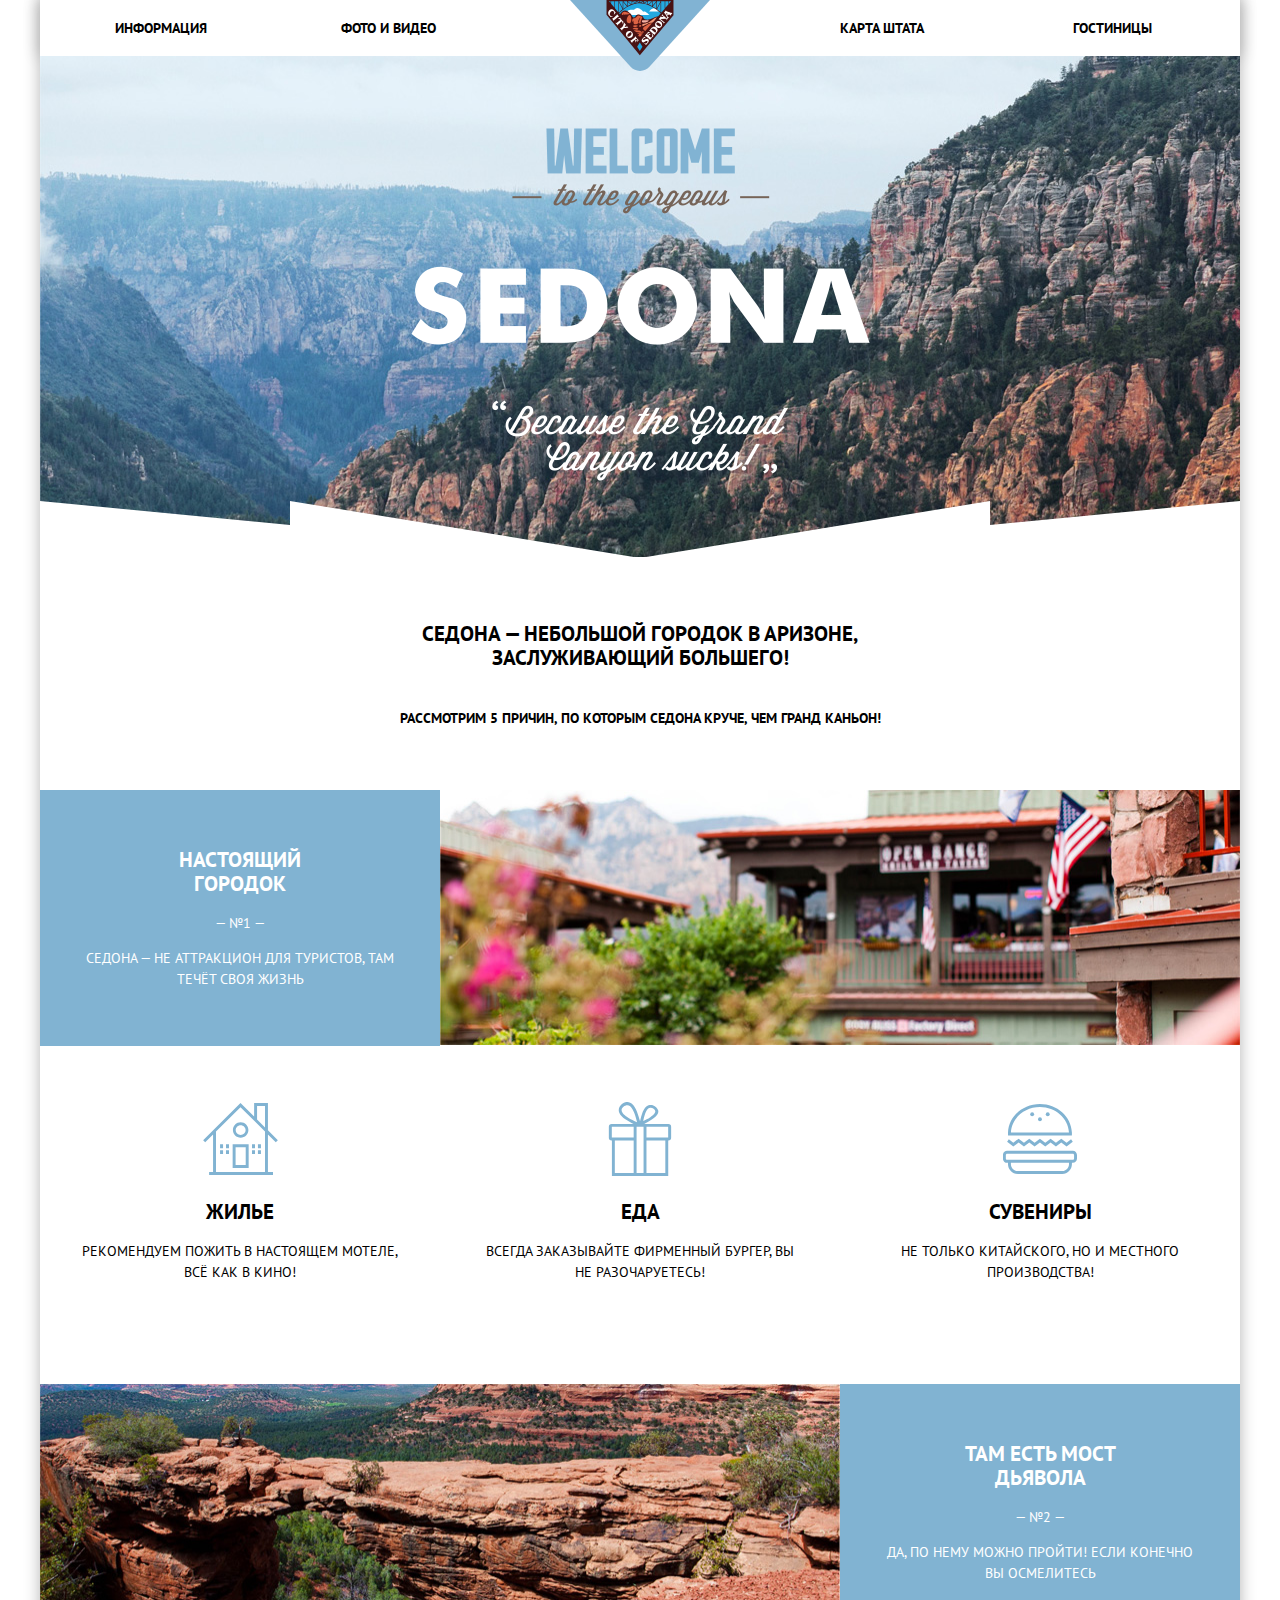
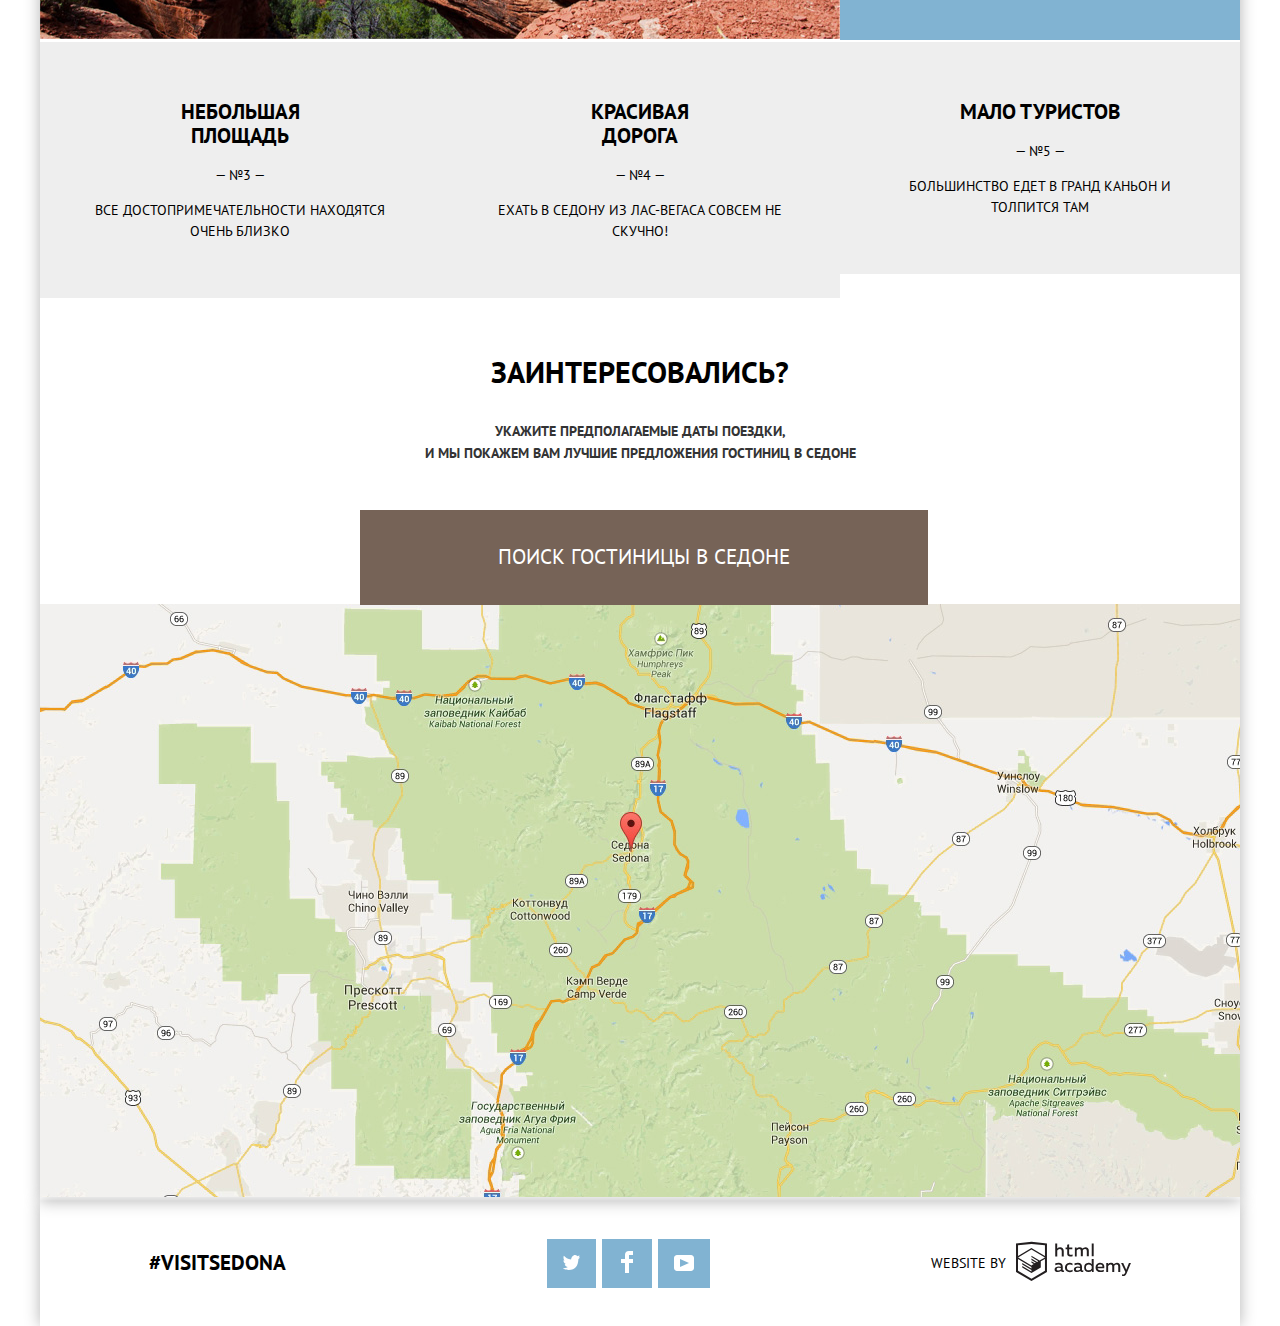
<file: index.html>
<!DOCTYPE html>
<html lang="ru">
  <head>
    <meta charset="utf-8">
    <title>HTML Academy: Седона</title>
    <link href="https://fonts.googleapis.com/css?family=PT+Sans:400,700&amp;subset=cyrillic" rel="stylesheet">
    <link href="css/normalize.css" rel="stylesheet">
    <link href="css/style.css" rel="stylesheet">
  </head>
  <body>
    <div class="wrapper">
      <header class="main-header">
        <nav class="main-navigation">
          <a class="main-header-logo">
            <svg viewBox="0 0 138 70" width="140" height="71" xmlns="http://www.w3.org/2000/svg">
              <path d="M138 0H0l59.51 65.68c5.22 5.761 13.76 5.761 18.98 0z" fill="#81b3d3"/>
              <path d="M36.687.457l32.148 37.879 32.02-37.65z" fill="#23a9e1"/>
              <path d="M61.1 14.719h17.32c-1.29-.8-4.355-4.582-6.043-3.176-.137.115-4.871-5.744-7.982-2.921-2.713 2.466-3.973-.323-7.048 1.63-3.505 2.318 2.026 3.684 3.753 4.467m26.73-3.478l-9.86.054c3.896-4.5 5.647-4.018 9.86-.054" fill="#fff"/>
              <path d="M97.622 3.588V1.154h2.08zm-49.245 9.41l.09.083c.024-.024 2.327-2.511 5.983-4.964 3.367-2.259 8.592-4.944 14.383-4.912 5.778.028 11.077 2.722 14.506 4.977 3.665 2.41 6.027 4.84 6.132 4.95l-2.515 2.945c-4.488.616-7.702 3.945-12.077 3.217-2.205-.366-2.271-1.632-2.902-2.893-.484-.969-1.256-.846-2.263-1.24-.937-.366-1.479-1.128-3.351-.688-1.642.385-1.822 2.933-3.865 2.787-1.096-.079-1.175-1.621-2.755-3.596-4.09-4.915-7.892-4.235-10.547.308l19.638 23.33zM40.011 1.153V3.06l-1.604-1.906zm53.876 0h3.227v3.03L93.887 7.96zM89.832 12.61V1.154h3.546v7.404l-3.5 4.098a.966.966 0 0 0-.046-.046m-.508-10.389v9.894a41.051 41.051 0 0 0-3.557-2.986zm-4.165-.358v6.819c-.463-.334-.95-.673-1.465-1.012-.664-.438-1.4-.892-2.194-1.34zm-4.312-.133v4.24a32.83 32.83 0 0 0-3.12-1.474zm.508-.576h3.727l-3.727 4.55zm4.312 0H89.3l-3.634 7.06zm-8.797 0h3.86L77.2 4.282c-.109-.042-.221-.081-.331-.122V1.154zm-.509.417v2.403a25.927 25.927 0 0 0-3.1-.887zm-4.203.042v1.26a21.458 21.458 0 0 0-2.179-.252zm-6.766-.039l2.248 1.042c-.762.043-1.512.13-2.248.253zm-4.12-.003l3.065 1.498c-1.06.229-2.083.528-3.066.875zm3.61 1.2l-3.304-1.617h3.305zm3.566-.342l-2.754-1.275h2.754zm.609-1.275h2.881l-2.881 1.334zm3.759 0h3.24l-3.24 1.584zM60.405 4.265l-3.51-3.11h3.869V4.13l-.359.135m-3.618-2.527l3.093 2.741a31.493 31.493 0 0 0-3.093 1.489zm-4.312.128l3.64 4.48a35.89 35.89 0 0 0-3.64 2.41zm-4.165.358l3.586 6.974a37.772 37.772 0 0 0-3.586 3.151zm3.656 6l-3.634-7.07h3.634zm4.312-2.485l-3.726-4.585h3.726zM43.747 7.497L40.52 3.664v-2.51h3.227zm.508-6.343H47.8v11.16l-3.546-4.212zm24.8-1.153H36v14.582L68.836 54.52l.22-.275L102 15.04V0z" fill="#491213"/>
              <path d="M66.227 46.026l2.61-4.22 2.598 4.22-2.598 4.23z" fill="#23a9e1"/>
              <path d="M74.218 30.556c-3.433-2.02-2.564-3.523.23-4.925 1.462-.734 4.754-3.38 6.133-2.499l-6.363 7.424m-2.334 2.517c-2.046-.095-4.33-.365-6.262.055 1.207.302 4.151 1.165 1.41 1.894.983 1.407 2.578 1.317 3.624.082-.425-.209-.655-.466-1.007-.686 1.085-.196 2.1-.822 2.235-1.345m1.235-1.574c-.933-.796-1.877-.84-2.746 0-1.165-2.137-5.4-1.421-7.379-1.72 1.065 2.614 9.65 3.102 10.124 1.72m-6.773-2.151c-1.565-.485-6.84-.364-3.388-1.794 1.065-.441 6.593.063 3.388 1.794m1.912-3.03c-.477-1.077.365-2.36 1.74-1.428 1.199.813-.552 2.017-1.74 1.428m-2.836.091c-2.265.679-5.273-.784-1.63-1.52 2.261-.456 4.666.506 1.63 1.52.091-.027-.084.028 0 0m-2.665-6.234c-.545 1.624-1.533 1.927-1.423-.045.126-2.274 1.609-1.729 3.2-2.6 1.324-.726 2.038-3.385 4.31-1.795 1.014.71 2.176.116 2.5 1.19-.016-.054-2.95 6.692-1.318 6.692-3.22 0-1.8-3.845-.568-6.426-1.198.574-3.143 4.341-1.546 4.961-.831 1.095-3.372 2.561-4.696 1.492-1.006-.81-.447-2.158-.459-3.47m-3.963 2.811c-5.596-.046-1.813-8.648.091-8.128 2.19.696 1.944 8.194-.091 8.128m-6.17-8.146c-2.624-.109-1.526-2.567.257-3.121 1.695-.528 5.25 1.114 6.39 2.205-1.808.555-4.146.476-6.134.568-.146-2.026-.62-1.32-.512.348" fill="#dc6243"/>
              <path d="M71.774 25.832c-2.908-2.987 4.342-2.712 5.51-3.763.85.284 6.99-5.377 8.485-5.025-1.074 1.26-3.388 5.282-5.047 5.282-1.275 0-2.565-.19-3.552.718-1.444 1.33-3.837 2.006-5.396 2.788" fill="#f49774"/>
              <path d="M72.727 22.18c-1.592.856-3.098-2.536-.349-2.206 1.826.22 3.676-.154 5.42.147-1.251 1.487-3.056 2.306-5.071 2.059" fill="#f4b1a4"/>
              <path d="M51.113 20.935c.333.401.578.834.523 1.374-.038.375-.607 1.006-.175 1.198l1.455-1.84c-.39-.098-3.482-3.796-3.532-4.201l-2.051 1.126c.106.429.84.003 1.203.03.538.038.926.363 1.268.747-1.12.94-3.85 3.257-4.138 3.305-.146.023-.706-.39-.714-.037-.004.17.553.659.659.786l1.447 1.722c.401-.183-.072-.475.133-.807.15-.243 3.181-2.77 3.922-3.403m-3.423-4.531c.287-.062.405.282.622-.036l-1.59-1.894c-.241-.287-.546-.595-.459.012.058.409-3.969 3.677-4.215 3.778-.31.128-.492-.27-.72.063.475.564.948 1.129 1.424 1.693.16.19.309.397.485.573.22.22.135-.437.145-.38-.06-.333.342-.616.555-.797 1.004-.884 3.505-2.979 3.753-3.012m-5.694-.595c-1.147.34-2.37-.107-2.731-1.326-.353-1.191.398-2.439 1.344-3.117.935-.67 2.33-.63 2.84.544.224.52.102 1.108-.061 1.625-.105.328-.388.649.035.836.56-.711 1.118-1.421 1.676-2.133-.684-.41-.985-1.092-1.493-1.684-.572-.696-1.34-1.35-2.26-1.483-1.864-.264-3.62 1.66-3.762 3.405-.089.946.242 1.849.808 2.597.487.645 1.213 1.054 1.581 1.788.17.062 1.756-.67 2.133-.815-.033-.072-.057-.178-.11-.237-.494.146 0 0 0 0m25.512 23.636c-.747-.499-2.613-3.044-2.969-3.468l-.213-.253c-.007-.01-.185.145-.16.124-.112.094.086.372-.034.56-.515.806-3.738 3.236-3.905 3.352-.36.25-.756-.103-.967.206.467.554 1.805 2.3 1.96 2.325.311.05.096-.53.136-.649.08-.24 1.71-1.588 2.304-2.084.218-.183.447.276.577.468.212.315.307.65.193 1.019-.075.24-.465.597-.162.762.402-.47 1.533-1.788 1.696-1.98.164-.19-.367-.023-.304-.056-.24.124-.466.153-.69-.018-.063-.047-.707-.702-.643-.757.28-.235.623-.625.984-.714.56-.138 1.027.984 1.11 1.382.078.375.067.77-.05 1.136-.08.251-.316.452.012.604l1.383-1.896a.463.463 0 0 1-.258-.063c-.083-.056.09.045 0 0m-9.227-8.921a3.35 3.35 0 0 0-1.977.793c-1.43 1.203-1.616 3.275-.492 4.753 1.292 1.702 3.374 1.895 5.059.694 1.43-1.205 1.612-3.282.5-4.766-.758-1.01-1.932-1.54-3.09-1.474zm1.19 1.386c.949-.108 1.503.799 1.099 1.768-.42.98-1.43 1.989-2.424 2.38-1.18.465-2.011-.537-1.531-1.657.422-.984 1.43-1.983 2.426-2.38.15-.059.294-.095.43-.11zm-2.783-4.63c.308.038.601.356.824.027l-1.447-1.712c-.386.174.03.356-.126.63-.158.277-1.662.507-2.062.578.146-.418.58-1.698.752-1.84.353-.29.573.28.832-.092l-1.78-2.112c-.2-.238-.362-.667-.636-.441.024-.02.003.955-.058 1.125-.056.153-.608 2.361-1.25 2.901-.32.27-1.453 1.256-1.755 1.362-.35.122-.535-.389-.792-.025l1.617 1.92c.082.096.391.56.498.58.339.06.04-.58.074-.706.098-.28 1.623-1.765 2.27-1.856.948-.133 2.077-.455 3.039-.34.22.027-.229-.028 0 0m24.239 6.77c.124.421.194.865.14 1.305-.07.566-.636 1.898-1.411 1.519-.76-.373-1.425-1.122-2.07-1.657.52-.608.978-1.135 1.853-.84.24.08.446-.024.194-.17-.263-.153-2.022-1.276-2.117-1.169-.175.202.343.564.143.957-.148.29-.396.54-.605.79-.467-.394-1.248-.813-.685-1.464.352-.428.811-.76 1.361-.87.368-.075 1.195.252 1.302-.146-.705-.34-1.41-.677-2.115-1.016.115.52-2.173 2.937-2.681 3.548-.074.088-.427.395-.431.517-.006.278.403.062.427.054.315-.116 4.424 3.317 4.526 3.552.065.182-.144.373-.02.475-.006-.006.148.14.165.12.253-.304 2.936-3.88 3.489-4.036a239.664 239.664 0 0 1-1.537-2.372c-.383.168-.013.616.072.903m-4 4.352c-1.348-.87-3.633.83-3.976.994-.675.319-1.162-.353-.812-.975.304-.54.904-.801 1.5-.837.18-.01.875.128.946.017.084-.131.148-.142.028-.224-.557-.375-1.112-.75-1.667-1.126-.115.685-.9 1.121-1.348 1.585-.534.555-.987 1.253-.987 2.05 0 .736.441 1.39 1.089 1.726.737.384 1.505.076 2.158-.331.407-.255.814-.556 1.249-.76.646-.303 1.495-.041 1.267.824-.183.696-.876 1.337-1.56 1.519-.4.106-.825.07-1.216-.059-.28-.091-.645-.476-.799-.072l2.26 1.647c.068-.493.34-.708.706-1.015.477-.419.933-.858 1.294-1.383.753-1.1 1-2.638-.132-3.58m17.617-28.065a.222.222 0 0 0-.088.072l-.79.95-.814.982c-.168.204-.349.296-.025.467.543-.272 3.518 4.768 3.252 5.492-.47.244-4.49-3.283-4.598-3.516-.033-.095.178-.662-.136-.613-.149.023-.484.583-.578.697l-.577.695c.216.315.336-.013.623.028.249.05 1.198.864 1.456 1.08-.47.017-1.743.086-1.905.074-.586.073-.275-.431-.66-.605l-1.478 1.795-.86 1.043c-.035.042-.03.02.031.072.215.177.068.109.37.004.328-.115 4.256 3.2 4.398 3.369.245.292-.1.633.268.793l1.168-1.418c.059-.072.091-.066.013-.13-.277-.228-.309.138-.65.1-.346-.057-2.855-2.186-3.828-2.992l5.322-.197c.195-.007.74.581.695.79-.052.244-.301.361.034.515.311-.374.64-.746.945-1.125l.148-.184a.478.478 0 0 0 .135-.172l.11-.137c.275-.314 1.169-1.303 1.062-1.396-.3-.26-.446.302-.844-.035-.226-.162-.793-1.16-.935-1.402-.172-.292.394-.583.625-.727.504-.313 2.107-.767 2.26.227.025.167-.177.357-.055.457.028.024.133.156.176.105l2.142-2.576c-.063-.053-.135-.147-.21-.176-.474.473-5.466-1.52-5.83-1.795-.166-.066-.192-.673-.372-.611zm-.225 2.553c.764.318 1.526.638 2.287.96-.23.064-.447.166-.648.293h-.002a3.71 3.71 0 0 0-.621.495l-1.016-1.748zm-6.588 7.753c-1.107-.076-2.23.41-3.023 1.317-1.235 1.5-1.112 3.678.393 4.945 1.518 1.25 3.68.932 4.916-.55 1.232-1.496 1.147-3.68-.385-4.934a3.302 3.302 0 0 0-1.9-.778zm-1.449 1.559c.622.038 1.31.414 1.742.703.78.521 2.214 1.687 1.477 2.738.048-.058.083-.097-.05.07a.162.162 0 0 1-.018.018c-.8.84-2.18.063-2.924-.474-.745-.538-2.022-1.668-1.207-2.664.257-.314.607-.414.98-.391zm-3.127 4.28c-1.214-.067-2.403.496-3.299 1.576-.642.771-1.282 1.544-1.922 2.316.228.332.495-.078.827.113.283.163 4.053 3.312 4.115 3.485.106.297-.165.356.094.568.111.093 2.944-3.405 3.203-4.02.448-1.139.091-2.387-.82-3.175.073.06.177.145-.042-.037-.69-.518-1.427-.787-2.156-.827zm-1.053 1.58c.095.003.184.016.266.037 1.422.363 3.384 2.115 2.129 3.628-.156.193-.029.035-.432.422-.198.19-4.179-3.034-4.02-3.209.475-.521 1.396-.904 2.057-.879z" fill="#fff"/>
            </svg>
          </a>
          <ul class="site-navigation">
            <li class="travel-menu"><a href="#info">Информация</a></li>
            <li class="travel-menu"><a href="#photos">Фото и видео</a></li>
            <li class="travel-menu"><a href="#map">Карта штата</a></li>
            <li class="travel-menu"><a href="hotels.html">Гостиницы</a></li>
          </ul>
        </nav>
      </header>

      <main class="container">
        <section class="welcome">
          <h1 class="visually-hidden">Городок Седона</h1>
          <img src="img/welcome.png" width="459" height="353" alt="Вас приветствует Седона">
          <svg xmlns="http://www.w3.org/2000/svg" width="1200" height="59" preserveAspectRatio="none" viewBox="0 0 1200 59"><path d="M0 57V0l250 24V0l350 57L950 0v24l250-24v57H0z" fill="#fff"/></svg>
        </section>
        <section class="main-title" id="info">
          <h2 class="title">Седона — небольшой городок в Аризоне, заслуживающий большего!</h2>
          <p>Рассмотрим 5 причин, по которым Седона круче, чем гранд каньон!</p>
        </section>
        <section class="visit-reasons">
          <ul class="reasons" id="photos">
            <li class="content-reason reason-number">
              <h2 class="title-reason">Настоящий городок</h2>
              <p class="priority">— №1 —</p>
              <p class="reason-text priority-1">Седона — не  аттракцион для туристов, там течёт своя жизнь</p>
            </li>
            <li class="landscape img-city">
              <img src="img/photo-1.jpg" width="800" height="255" alt="Пейзаж города Седона">
            </li>
            <li class="content-reason basic-reason">
              <p>
                <svg xmlns="http://www.w3.org/2000/svg" width="75" height="74" viewBox="0 0 75 72"><g fill="#81B3D2"><path d="M29.656 65.033h16V41.21h-16v23.823zm2.937-20.899h10.125V62.11H32.593V44.134z"/><path d="M72.771 39.253l2.076-2.068-9.908-9.865V0H51.127v13.567L37.5 0 .152 37.185l2.077 2.068 7.832-7.795v37.618H6.124V72h63.875v-2.924H64.94V31.458l7.831 7.795zM62.002 69.076H12.999V28.534L37.5 4.149l24.502 24.385v40.542zm0-44.682l-7.938-7.902V2.924h7.938v21.47z"/><path d="M29.906 27.08c0 4.261 3.47 7.713 7.75 7.713 4.279 0 7.75-3.452 7.75-7.713 0-4.259-3.471-7.713-7.75-7.713-4.281 0-7.75 3.454-7.75 7.713zm7.75-4.945c2.744 0 4.969 2.214 4.969 4.945 0 2.732-2.225 4.948-4.969 4.948-2.746 0-4.97-2.216-4.97-4.948 0-2.731 2.225-4.945 4.97-4.945zM17.061 41.21h3v3.919h-3zM22.999 41.21h3v3.919h-3zM17.061 47.182h3v3.919h-3zM22.999 47.182h3v3.919h-3zM48.998 41.21h3v3.919h-3zM54.936 41.21h3v3.919h-3zM48.998 47.182h3v3.919h-3zM54.936 47.182h3v3.919h-3z"/></g></svg>
              </p>
              <h2 class="title-reason">Жилье</h2>
              <p class="reason-text">Рекомендуем пожить в настоящем мотеле, всё как в кино!</p>
            </li>
            <li class="content-reason basic-reason">
              <p>
                <svg xmlns="http://www.w3.org/2000/svg" width="64" height="74" viewBox="0 0 64 76"><path fill-rule="evenodd" clip-rule="evenodd" fill="#81B3D2" d="M61.097 22.501H36.312C50.125 15.602 51.229 11.25 50.72 8.816c-1.162-3.963-5.692-7.023-10.002-5.407-5.569 2.089-7.137 10.388-8.644 16.387-1.924-6.07-3.784-13.814-8.136-17.737C22.677.921 20.843-.205 18.175.031c-4.026.356-9.802 5.382-7.458 10.981 2.251 5.378 9.687 8.777 14.578 11.489H2.879A2.882 2.882 0 0 0 0 25.37v11.322a2.882 2.882 0 0 0 2.879 2.869h.274V76h57.841V39.561h.103a2.882 2.882 0 0 0 2.88-2.869V25.37a2.882 2.882 0 0 0-2.88-2.869zM42.413 5.944c2.103-.31 4.982 1.299 5.255 3.209.393 2.756-3.4 5.255-5.086 6.421-2.523 1.744-4.928 2.643-7.287 4.055.884-3.69 2.549-13.011 7.118-13.685zm-22.882 9.968c-2.225-1.485-6.544-4.431-6.44-7.771.112-3.595 5.743-6.57 8.814-3.886 3.856 3.371 5.713 11.105 7.119 16.557-3.249-1.539-6.328-2.788-9.493-4.9zm5.972 57.114H6.136V39.561h19.368v33.465zm0-36.502H3.046V25.538h22.457v10.986zm10.157 0v36.503h-7.174V25.538h7.174v10.986zm22.351 36.502H38.644V39.561h19.367v33.465zm2.92-36.502H38.644V25.538h22.287v10.986z"/></svg>
              </p>
              <h2 class="title-reason">Еда</h2>
              <p class="reason-text">Всегда заказывайте фирменный бургер, вы не разочаруетесь!</p>
            </li>
            <li class="content-reason basic-reason">
              <p>
                <svg xmlns="http://www.w3.org/2000/svg" width="74" height="74" viewBox="0 0 74 70"><g fill="#81B3D2"><path d="M69.854 46.71H4.051c-2.274 0-4.135 1.94-4.135 4.313v3.504c0 2.372 1.861 4.313 4.135 4.313h.93v1.053c0 5.536 4.341 10.065 9.648 10.065h44.646c5.306 0 9.648-4.529 9.648-10.065V58.84h.93c2.274 0 4.135-1.941 4.135-4.313v-3.504c0-2.373-1.86-4.313-4.134-4.313zm-3.848 13.184c0 3.871-3.019 7.021-6.73 7.021H14.629c-3.711 0-6.731-3.15-6.731-7.021v-1.053h58.107v1.053zm5.065-5.367c0 .688-.558 1.271-1.218 1.271H4.051c-.66 0-1.217-.582-1.217-1.271v-3.504c0-.688.558-1.271 1.217-1.271h65.802c.66 0 1.218.582 1.218 1.271v3.504zM15.634 38.406l5.323 4.059 5.326-4.059 5.328 4.059 5.328-4.059 5.328 4.059 5.329-4.059 5.327 4.059 5.33-4.06 5.336 4.059 6.194-4.712-1.72-2.459-4.474 3.403-5.336-4.057-5.33 4.056-5.327-4.057-5.329 4.057-5.328-4.057-5.328 4.057-5.328-4.057-5.325 4.057-5.323-4.057-5.327 4.057-4.467-3.401-1.721 2.457 6.188 4.714zM7.978 31.544H68.855c.041-.619.069-1.241.069-1.87 0-.394-.016-.783-.032-1.173C68.227 12.657 54.186 0 36.952 0 19.719 0 5.677 12.657 5.013 28.501c-.017.39-.032.78-.032 1.173 0 .629.028 1.251.07 1.87h2.927zM36.952 3.043c15.591 0 28.35 11.316 29.021 25.458H7.931c.673-14.142 13.43-25.458 29.021-25.458z"/><ellipse cx="36.952" cy="15.26" rx="1.945" ry="2.03"/><ellipse cx="29.172" cy="10.23" rx="1.946" ry="2.03"/><ellipse cx="44.732" cy="10.23" rx="1.946" ry="2.03"/></g></svg>
              </p>
              <h2 class="title-reason">Сувениры</h2>
              <p class="reason-text">Не только китайского, но и местного производства!</p>
            </li>
            <li class="landscape img-nature">
              <img src="img/photo-2.jpg" width="800" height="255" alt="Горный ланшафт и мост дьявола">
            </li>
            <li class="content-reason reason-number">
              <h2 class="title-reason priority-2">Там есть Мост дьявола</h2>
              <p class="priority">— №2 —</p>
              <p class="reason-text">Да, по нему можно пройти! Если конечно вы осмелитесь</p>
            </li>
            <li class="content-reason">
              <h2 class="title-reason">Небольшая площадь</h2>
              <p class="priority">— №3 —</p>
              <p class="reason-text">Все достопримечательности находятся очень близко</p>
            </li>
            <li class="content-reason">
              <h2 class="title-reason">Красивая дорога</h2>
              <p class="priority">— №4 —</p>
              <p class="reason-text">Ехать в Седону из Лас-Вегаса совсем не скучно!</p>
            </li>
            <li class="content-reason">
              <h2 class="title-reason">Мало туристов</h2>
              <p class="priority">— №5 —</p>
              <p class="reason-text">Большинство едет в гранд каньон и толпится там</p>
            </li>
          </ul>
        </section>
        <section id="map" class="booking-container">
          <h3 class="booking">Заинтересовались?</h3>
          <p class="booking-paragraph">Укажите предполагаемые даты поездки,
            <br>и мы покажем Вам лучшие предложения гостиниц в Седоне</p>
          <div class="search-form">
            <button class="form-title title-search-form">Поиск гостиницы в Седоне</button>
            <form action="https://echo.htmlacademy.ru" method="post">
              <div class="modal-search-form">
                <label class="date-in" for="date-in">Дата заезда:</label>
                <input class="date-in" id="date-in" type="text" name="date-in" tabindex="1" placeholder="24 апреля 2017" required>
                <div class="icon-calendar date-in">
                  <button class="calendar">
                    <svg xmlns="http://www.w3.org/2000/svg" width="21" height="22" fill="#cacaca"><path d="M19.251 2.025h-2.845V.648c0-.381-.294-.689-.656-.689-.363 0-.656.308-.656.689v1.377h-3.938V.648c0-.381-.294-.689-.655-.689-.363 0-.657.308-.657.689v1.377H5.906V.648c0-.381-.294-.689-.656-.689-.363 0-.657.308-.657.689v1.377H1.75C.784 2.025 0 2.847 0 3.862v16.302C0 21.179.784 22 1.75 22h17.501c.966 0 1.749-.821 1.749-1.836V3.862c0-1.015-.783-1.837-1.749-1.837zm.437 18.139a.448.448 0 0 1-.437.459H1.75a.45.45 0 0 1-.438-.459V3.862a.45.45 0 0 1 .438-.459h2.844v1.378c0 .381.294.689.657.689.362 0 .656-.308.656-.689V3.403h3.938v1.378c0 .381.294.689.657.689.361 0 .655-.308.655-.689V3.403h3.938v1.378c0 .381.293.689.656.689.362 0 .656-.308.656-.689V3.403h2.845c.241 0 .437.206.437.459v16.302z"/><path d="M4.594 8.225h2.625v2.066H4.594zM4.594 11.668h2.625v2.067H4.594zM4.594 15.112h2.625v2.066H4.594zM9.188 15.112h2.625v2.066H9.188zM9.188 11.668h2.625v2.067H9.188zM9.188 8.225h2.625v2.066H9.188zM13.781 15.112h2.625v2.066h-2.625zM13.781 11.668h2.625v2.067h-2.625zM13.781 8.225h2.625v2.066h-2.625z"/></svg>
                  </button>
                </div>
                <label class="date-out" for="date-out">Дата выезда:</label>
                <input class="date-out" id="date-out" type="text" name="date-out" tabindex="2" placeholder="4 июля 2017" required>
                <div class="icon-calendar date-out">
                  <button class="calendar">
                    <svg xmlns="http://www.w3.org/2000/svg" width="21" height="22" fill="#cacaca"><path d="M19.251 2.025h-2.845V.648c0-.381-.294-.689-.656-.689-.363 0-.656.308-.656.689v1.377h-3.938V.648c0-.381-.294-.689-.655-.689-.363 0-.657.308-.657.689v1.377H5.906V.648c0-.381-.294-.689-.656-.689-.363 0-.657.308-.657.689v1.377H1.75C.784 2.025 0 2.847 0 3.862v16.302C0 21.179.784 22 1.75 22h17.501c.966 0 1.749-.821 1.749-1.836V3.862c0-1.015-.783-1.837-1.749-1.837zm.437 18.139a.448.448 0 0 1-.437.459H1.75a.45.45 0 0 1-.438-.459V3.862a.45.45 0 0 1 .438-.459h2.844v1.378c0 .381.294.689.657.689.362 0 .656-.308.656-.689V3.403h3.938v1.378c0 .381.294.689.657.689.361 0 .655-.308.655-.689V3.403h3.938v1.378c0 .381.293.689.656.689.362 0 .656-.308.656-.689V3.403h2.845c.241 0 .437.206.437.459v16.302z"/><path d="M4.594 8.225h2.625v2.066H4.594zM4.594 11.668h2.625v2.067H4.594zM4.594 15.112h2.625v2.066H4.594zM9.188 15.112h2.625v2.066H9.188zM9.188 11.668h2.625v2.067H9.188zM9.188 8.225h2.625v2.066H9.188zM13.781 15.112h2.625v2.066h-2.625zM13.781 11.668h2.625v2.067h-2.625zM13.781 8.225h2.625v2.066h-2.625z"/></svg>
                  </button>
                </div>
                <label class="adults" for="adults">Взрослые:</label>
                <div class="adults-icon icon-minus">-</div>
                <input id="adults" type="number" name="adults" min="1" tabindex="3" value="2" required>
                <div class="adults-icon icon-plus">+</div>
                <label class="kids" for="kids">Дети:</label>
                <div class="kids-icon icon-minus">-</div>
                <input id="kids" type="number" name="kids" min="0" tabindex="4" value="0" required>
                <div class="kids-icon icon-plus">+</div>
                <button class="search-form-button" type="button" name="search-form-button" tabindex="0">Найти</button>
              </div>
            </form>
          </div>
        </section>

        <div class="map-block">
          <img src="img/map.jpg" width="1200" height="593" alt="Карта Седоны">
        </div>
      </main>

      <footer class="main-footer">
        <a href="map.html" id="visit-sedona" class="footer-contacts contacts-map">#visitsedona</a>
        <div class="footer-social">
          <ul>
            <li><a class="social-button" href="#">
              <svg xmlns="http://www.w3.org/2000/svg" xmlns:xlink="http://www.w3.org/1999/xlink" width="17" height="15" viewBox="0 0 17 15"><path fill="#FFF" d="M10.95.144c1.685-.496 2.984.27 3.577 1.179.673-.231 1.331-.481 2.011-.708a2.345 2.345 0 0 1-.857 1.768c.685.17 1.304-.491 1.304-.491-.169 1-1.006 1.788-1.563 2.024-.231 6.75-3.175 11.217-10.077 11.082h-.446c-.41 0-4.164-.46-4.898-1.887 2.271.196 3.893-.422 4.693-1.177-.96-.3-2.679-.477-2.979-2.95.349.106.564.228 1.19.119C1.705 8.247.374 7.53.448 5.33c.285.328 1.067.536 1.34.472C1.085 5.561-.182 2.442.894.85c1.818 1.854 3.735 3.606 7.152 3.773C8.254 2.33 9.183.793 10.95.144z"/></svg>
            </a></li>
            <li><a class="social-button" href="#">
              <svg xmlns="http://www.w3.org/2000/svg" width="12" height="22" viewBox="0 0 12 22"><path fill="#FFF" d="M12 4V0H8a4 4 0 0 0-4 4v4H0v4h4v10h4V12h4V8H8V4h4z"/></svg>
            </a></li>
            <li><a class="social-button" href="#">
              <svg xmlns="http://www.w3.org/2000/svg" xmlns:xlink="http://www.w3.org/1999/xlink" width="20" height="16" viewBox="0 0 20 16"><path fill="#FFF" d="M17 0H3C1.35 0 0 1.35 0 3v10c0 1.65 1.35 3 3 3h14c1.65 0 3-1.35 3-3V3c0-1.65-1.35-3-3-3zM6.027 11.998V4.002L15.014 8l-8.987 3.998z"/></svg>
            </a></li>
          </ul>
        </div>
        <p class="footer-copyright">
          <span>Website by</span>
          <a href="https://htmlacademy.ru">
            <svg xmlns="http://www.w3.org/2000/svg" width="115" height="41" viewBox="0 0 108.08 36.85"><path d="M44.61,26.88a2,2,0,0,0,.55-0.1v1.33a3.25,3.25,0,0,1-1.18.21,1.67,1.67,0,0,1-1.67-1,4.84,4.84,0,0,1-3.14,1.08c-1.51,0-2.91-.83-2.91-2.55,0-2.13,2-2.79,3.71-2.79a11.08,11.08,0,0,1,2.17.25v-0.3c0-1-.76-1.77-2.19-1.77a7.42,7.42,0,0,0-3,.64v-1.7a10.21,10.21,0,0,1,3.19-.55c2.36,0,3.81,1.12,3.81,3.65v3a0.54,0.54,0,0,0,.49.59h0.17Zm-6.44-1.13A1.35,1.35,0,0,0,39.63,27h0.11a3.39,3.39,0,0,0,2.41-1V24.58a9.72,9.72,0,0,0-1.81-.21c-1,0-2.16.33-2.16,1.38h0Zm12.36-6.11a5,5,0,0,1,2.57.64V22a4.08,4.08,0,0,0-2.3-.7,2.75,2.75,0,1,0,0,5.49,5,5,0,0,0,2.43-.64v1.71a6.27,6.27,0,0,1-2.76.57A4.21,4.21,0,0,1,46,24.51q0-.21,0-0.41a4.32,4.32,0,0,1,4.18-4.46h0.38Zm12.17,7.24a2,2,0,0,0,.55-0.1v1.33a3.25,3.25,0,0,1-1.18.21,1.67,1.67,0,0,1-1.67-1,4.84,4.84,0,0,1-3.14,1.08c-1.51,0-2.91-.83-2.91-2.55,0-2.13,2-2.79,3.71-2.79a11.08,11.08,0,0,1,2.17.25v-0.3c0-1-.76-1.77-2.19-1.77a7.42,7.42,0,0,0-3,.64v-1.7a10.21,10.21,0,0,1,3.19-.55c2.36,0,3.81,1.12,3.81,3.65v3a0.54,0.54,0,0,0,.49.59h0.17Zm-6.44-1.13A1.35,1.35,0,0,0,57.73,27h0.11a3.39,3.39,0,0,0,2.41-1V24.58a9.72,9.72,0,0,0-1.81-.21c-1.06,0-2.16.33-2.16,1.38h0ZM73,16V28.2H71.35V26.88a3.88,3.88,0,0,1-3.19,1.54,4.4,4.4,0,0,1,0-8.78,3.81,3.81,0,0,1,3,1.3V16H73Zm-4.53,5.22a2.76,2.76,0,1,0,0,5.52A2.86,2.86,0,0,0,71.15,25V23A2.91,2.91,0,0,0,68.49,21.27ZM79,19.64c3.31,0,4.46,2.68,3.92,5.09H76.7c0.21,1.5,1.67,2.11,3.19,2.11a6.11,6.11,0,0,0,2.64-.59v1.6a7.14,7.14,0,0,1-3,.57C77,28.42,74.78,27,74.78,24a4.18,4.18,0,0,1,4-4.39H79Zm0.09,1.54a2.28,2.28,0,0,0-2.44,2.1v0.06H81.3A2,2,0,0,0,79.13,21.18Zm5.73,7V19.87h1.65v1a3.81,3.81,0,0,1,2.78-1.27A2.86,2.86,0,0,1,91.89,21a4.12,4.12,0,0,1,2.91-1.33A3.06,3.06,0,0,1,98,23V28.2h-1.9V23.05a1.59,1.59,0,0,0-1.42-1.75H94.42a2.8,2.8,0,0,0-2.07,1.12V28.2h-1.9V23.05A1.59,1.59,0,0,0,89,21.31H88.8a3,3,0,0,0-2.21,1.29v5.63H84.86Zm21.31-8.33h1.9l-3.91,9.46c-0.9,2.17-2.09,2.86-3.35,2.86a4.76,4.76,0,0,1-1.1-.14V30.46a2.86,2.86,0,0,0,.85.12c0.9,0,1.58-.64,2.07-1.9l0.17-.42-4-8.4h2l2.86,6.29ZM38.73,1.46V6.22a3.81,3.81,0,0,1,2.7-1.14,3.25,3.25,0,0,1,3.44,3.4v5.15H43V8.72a1.81,1.81,0,0,0-1.61-2h-0.3a2.93,2.93,0,0,0-2.32,1.39v5.52h-1.9V1.46h1.9ZM49.94,2.31v3h3V6.91h-3v3.81c0,1.1.5,1.46,1.58,1.46a4.49,4.49,0,0,0,1.69-.33v1.6A6.8,6.8,0,0,1,51,13.8a2.55,2.55,0,0,1-2.86-2.74V6.89H46.58V5.26h1.5V2.74Zm5.4,11.31V5.28H57v1A3.81,3.81,0,0,1,59.77,5a2.86,2.86,0,0,1,2.6,1.33A4.12,4.12,0,0,1,65.28,5,3.06,3.06,0,0,1,68.44,8.4v5.21h-1.9V8.46a1.59,1.59,0,0,0-1.42-1.75H64.89a2.8,2.8,0,0,0-2.07,1.12v5.78h-1.9V8.46A1.59,1.59,0,0,0,59.5,6.71H59.27A3,3,0,0,0,57.06,8v5.63H55.34ZM71.17,1.45H73V13.6H71.17V1.45ZM14.71,0H14.55L0,1.54V28.21l14.55,8.66,14.55-8.66V1.54Zm12.5,27.1L14.55,34.64,1.9,27.12V16.18l12.59,7.5V25L5.86,19.9v1.31l8.68,5.21v1.39L5.87,22.65V24l8.68,5.21,8.75-5.24V18.31L27.2,16V27.12Zm0-12.53-3.48,2-1.6,1L14.51,13v1.31L21,18.23H21l-0.14.09-1,.54-5.37-3.2V17l4.24,2.52-1,.67-3.2-1.9v1.31l2.1,1.24L14.5,22.1,2,14.65,14.51,7.11Zm0-1.32L14.49,5.76,1.91,13.25v-10L14.56,1.92,27.21,3.25v10h0Z" transform="translate(0 -0.02)" fill="#231f20"/></svg>
          </a>
        </p>
      </footer>

      <div class="modal modal-map">
        <iframe src="https://www.google.com/maps/embed?pb=!1m14!1m8!1m3!1d52385.13566747379!2d-111.8301579!3d34.8544438!3m2!1i1024!2i768!4f13.1!3m3!1m2!1s0x872da132f942b00d%3A0x5548c523fa6c8efd!2z0KHQtdC00L7QvdCwLCDQkNGA0LjQt9C-0L3QsCA4NjMzNiwg0KHQqNCQ!5e0!3m2!1sru!2s!4v1552324465747" width="766" height="560" allowfullscreen></iframe>
        <button class="modal-close" type="button"></button>
      </div>
    </div>

    <script src="./js/popup.js"></script>

  </body>
</html>
</file>
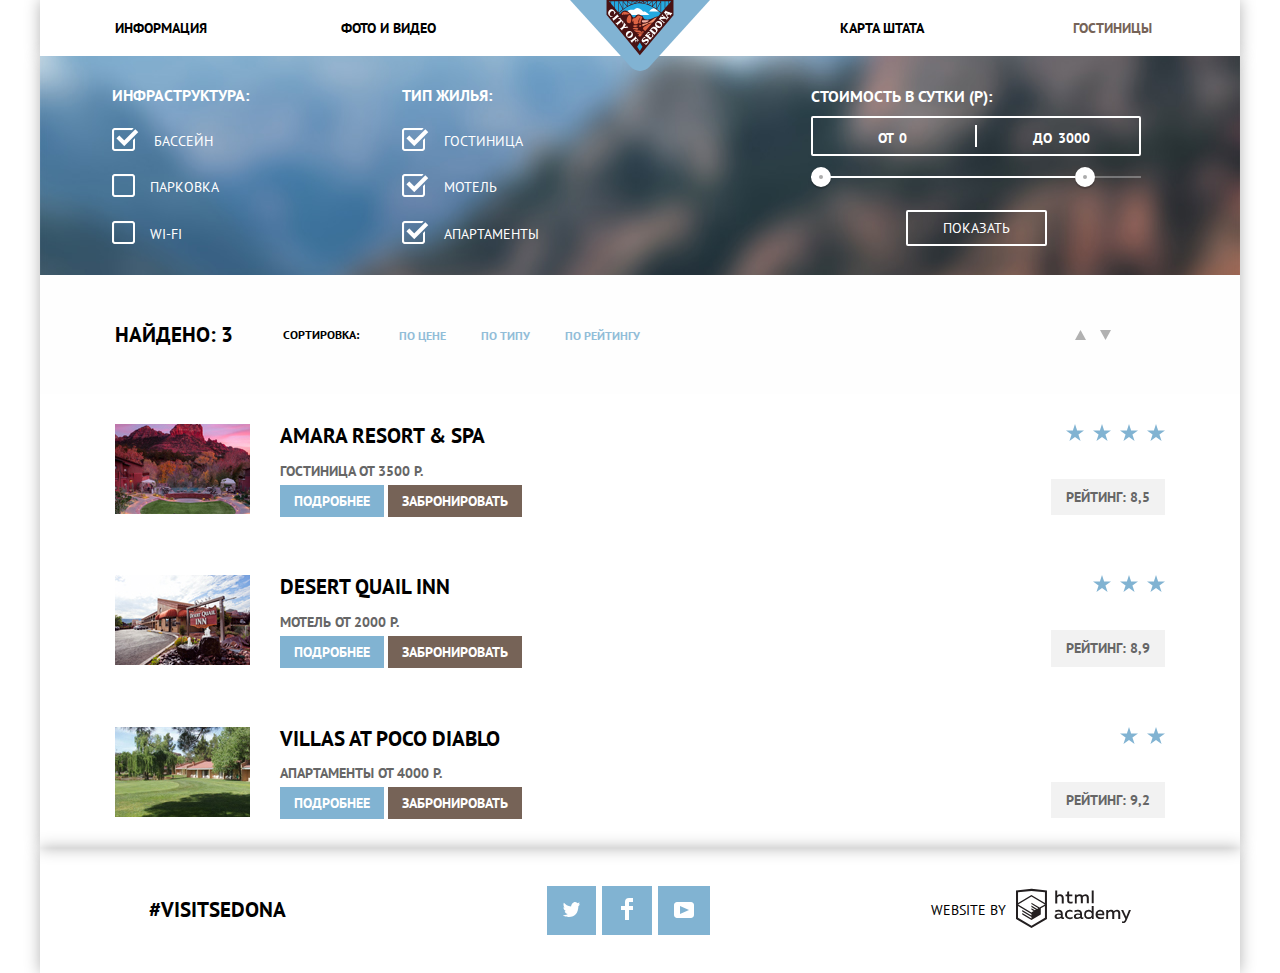
<file: hotels.html>
<!DOCTYPE html>
<html lang="ru">
  <head>
    <meta charset="utf-8">
    <title>HTML Academy: Седона</title>
    <link href="https://fonts.googleapis.com/css?family=PT+Sans:400,700&amp;subset=cyrillic" rel="stylesheet">
    <link href="css/normalize.css" rel="stylesheet">
    <link href="css/style.css" rel="stylesheet">
  </head>

  <body>
    <div class="wrapper">
      <header class="main-header">
        <nav class="main-navigation">
          <a class="main-header-logo" href="index.html">
            <svg viewBox="0 0 138 70" width="140" height="71" xmlns="http://www.w3.org/2000/svg">
              <path d="M138 0H0l59.51 65.68c5.22 5.761 13.76 5.761 18.98 0z" fill="#81b3d3"/>
              <path d="M36.687.457l32.148 37.879 32.02-37.65z" fill="#23a9e1"/>
              <path d="M61.1 14.719h17.32c-1.29-.8-4.355-4.582-6.043-3.176-.137.115-4.871-5.744-7.982-2.921-2.713 2.466-3.973-.323-7.048 1.63-3.505 2.318 2.026 3.684 3.753 4.467m26.73-3.478l-9.86.054c3.896-4.5 5.647-4.018 9.86-.054" fill="#fff"/>
              <path d="M97.622 3.588V1.154h2.08zm-49.245 9.41l.09.083c.024-.024 2.327-2.511 5.983-4.964 3.367-2.259 8.592-4.944 14.383-4.912 5.778.028 11.077 2.722 14.506 4.977 3.665 2.41 6.027 4.84 6.132 4.95l-2.515 2.945c-4.488.616-7.702 3.945-12.077 3.217-2.205-.366-2.271-1.632-2.902-2.893-.484-.969-1.256-.846-2.263-1.24-.937-.366-1.479-1.128-3.351-.688-1.642.385-1.822 2.933-3.865 2.787-1.096-.079-1.175-1.621-2.755-3.596-4.09-4.915-7.892-4.235-10.547.308l19.638 23.33zM40.011 1.153V3.06l-1.604-1.906zm53.876 0h3.227v3.03L93.887 7.96zM89.832 12.61V1.154h3.546v7.404l-3.5 4.098a.966.966 0 0 0-.046-.046m-.508-10.389v9.894a41.051 41.051 0 0 0-3.557-2.986zm-4.165-.358v6.819c-.463-.334-.95-.673-1.465-1.012-.664-.438-1.4-.892-2.194-1.34zm-4.312-.133v4.24a32.83 32.83 0 0 0-3.12-1.474zm.508-.576h3.727l-3.727 4.55zm4.312 0H89.3l-3.634 7.06zm-8.797 0h3.86L77.2 4.282c-.109-.042-.221-.081-.331-.122V1.154zm-.509.417v2.403a25.927 25.927 0 0 0-3.1-.887zm-4.203.042v1.26a21.458 21.458 0 0 0-2.179-.252zm-6.766-.039l2.248 1.042c-.762.043-1.512.13-2.248.253zm-4.12-.003l3.065 1.498c-1.06.229-2.083.528-3.066.875zm3.61 1.2l-3.304-1.617h3.305zm3.566-.342l-2.754-1.275h2.754zm.609-1.275h2.881l-2.881 1.334zm3.759 0h3.24l-3.24 1.584zM60.405 4.265l-3.51-3.11h3.869V4.13l-.359.135m-3.618-2.527l3.093 2.741a31.493 31.493 0 0 0-3.093 1.489zm-4.312.128l3.64 4.48a35.89 35.89 0 0 0-3.64 2.41zm-4.165.358l3.586 6.974a37.772 37.772 0 0 0-3.586 3.151zm3.656 6l-3.634-7.07h3.634zm4.312-2.485l-3.726-4.585h3.726zM43.747 7.497L40.52 3.664v-2.51h3.227zm.508-6.343H47.8v11.16l-3.546-4.212zm24.8-1.153H36v14.582L68.836 54.52l.22-.275L102 15.04V0z" fill="#491213"/>
              <path d="M66.227 46.026l2.61-4.22 2.598 4.22-2.598 4.23z" fill="#23a9e1"/>
              <path d="M74.218 30.556c-3.433-2.02-2.564-3.523.23-4.925 1.462-.734 4.754-3.38 6.133-2.499l-6.363 7.424m-2.334 2.517c-2.046-.095-4.33-.365-6.262.055 1.207.302 4.151 1.165 1.41 1.894.983 1.407 2.578 1.317 3.624.082-.425-.209-.655-.466-1.007-.686 1.085-.196 2.1-.822 2.235-1.345m1.235-1.574c-.933-.796-1.877-.84-2.746 0-1.165-2.137-5.4-1.421-7.379-1.72 1.065 2.614 9.65 3.102 10.124 1.72m-6.773-2.151c-1.565-.485-6.84-.364-3.388-1.794 1.065-.441 6.593.063 3.388 1.794m1.912-3.03c-.477-1.077.365-2.36 1.74-1.428 1.199.813-.552 2.017-1.74 1.428m-2.836.091c-2.265.679-5.273-.784-1.63-1.52 2.261-.456 4.666.506 1.63 1.52.091-.027-.084.028 0 0m-2.665-6.234c-.545 1.624-1.533 1.927-1.423-.045.126-2.274 1.609-1.729 3.2-2.6 1.324-.726 2.038-3.385 4.31-1.795 1.014.71 2.176.116 2.5 1.19-.016-.054-2.95 6.692-1.318 6.692-3.22 0-1.8-3.845-.568-6.426-1.198.574-3.143 4.341-1.546 4.961-.831 1.095-3.372 2.561-4.696 1.492-1.006-.81-.447-2.158-.459-3.47m-3.963 2.811c-5.596-.046-1.813-8.648.091-8.128 2.19.696 1.944 8.194-.091 8.128m-6.17-8.146c-2.624-.109-1.526-2.567.257-3.121 1.695-.528 5.25 1.114 6.39 2.205-1.808.555-4.146.476-6.134.568-.146-2.026-.62-1.32-.512.348" fill="#dc6243"/>
              <path d="M71.774 25.832c-2.908-2.987 4.342-2.712 5.51-3.763.85.284 6.99-5.377 8.485-5.025-1.074 1.26-3.388 5.282-5.047 5.282-1.275 0-2.565-.19-3.552.718-1.444 1.33-3.837 2.006-5.396 2.788" fill="#f49774"/>
              <path d="M72.727 22.18c-1.592.856-3.098-2.536-.349-2.206 1.826.22 3.676-.154 5.42.147-1.251 1.487-3.056 2.306-5.071 2.059" fill="#f4b1a4"/>
              <path d="M51.113 20.935c.333.401.578.834.523 1.374-.038.375-.607 1.006-.175 1.198l1.455-1.84c-.39-.098-3.482-3.796-3.532-4.201l-2.051 1.126c.106.429.84.003 1.203.03.538.038.926.363 1.268.747-1.12.94-3.85 3.257-4.138 3.305-.146.023-.706-.39-.714-.037-.004.17.553.659.659.786l1.447 1.722c.401-.183-.072-.475.133-.807.15-.243 3.181-2.77 3.922-3.403m-3.423-4.531c.287-.062.405.282.622-.036l-1.59-1.894c-.241-.287-.546-.595-.459.012.058.409-3.969 3.677-4.215 3.778-.31.128-.492-.27-.72.063.475.564.948 1.129 1.424 1.693.16.19.309.397.485.573.22.22.135-.437.145-.38-.06-.333.342-.616.555-.797 1.004-.884 3.505-2.979 3.753-3.012m-5.694-.595c-1.147.34-2.37-.107-2.731-1.326-.353-1.191.398-2.439 1.344-3.117.935-.67 2.33-.63 2.84.544.224.52.102 1.108-.061 1.625-.105.328-.388.649.035.836.56-.711 1.118-1.421 1.676-2.133-.684-.41-.985-1.092-1.493-1.684-.572-.696-1.34-1.35-2.26-1.483-1.864-.264-3.62 1.66-3.762 3.405-.089.946.242 1.849.808 2.597.487.645 1.213 1.054 1.581 1.788.17.062 1.756-.67 2.133-.815-.033-.072-.057-.178-.11-.237-.494.146 0 0 0 0m25.512 23.636c-.747-.499-2.613-3.044-2.969-3.468l-.213-.253c-.007-.01-.185.145-.16.124-.112.094.086.372-.034.56-.515.806-3.738 3.236-3.905 3.352-.36.25-.756-.103-.967.206.467.554 1.805 2.3 1.96 2.325.311.05.096-.53.136-.649.08-.24 1.71-1.588 2.304-2.084.218-.183.447.276.577.468.212.315.307.65.193 1.019-.075.24-.465.597-.162.762.402-.47 1.533-1.788 1.696-1.98.164-.19-.367-.023-.304-.056-.24.124-.466.153-.69-.018-.063-.047-.707-.702-.643-.757.28-.235.623-.625.984-.714.56-.138 1.027.984 1.11 1.382.078.375.067.77-.05 1.136-.08.251-.316.452.012.604l1.383-1.896a.463.463 0 0 1-.258-.063c-.083-.056.09.045 0 0m-9.227-8.921a3.35 3.35 0 0 0-1.977.793c-1.43 1.203-1.616 3.275-.492 4.753 1.292 1.702 3.374 1.895 5.059.694 1.43-1.205 1.612-3.282.5-4.766-.758-1.01-1.932-1.54-3.09-1.474zm1.19 1.386c.949-.108 1.503.799 1.099 1.768-.42.98-1.43 1.989-2.424 2.38-1.18.465-2.011-.537-1.531-1.657.422-.984 1.43-1.983 2.426-2.38.15-.059.294-.095.43-.11zm-2.783-4.63c.308.038.601.356.824.027l-1.447-1.712c-.386.174.03.356-.126.63-.158.277-1.662.507-2.062.578.146-.418.58-1.698.752-1.84.353-.29.573.28.832-.092l-1.78-2.112c-.2-.238-.362-.667-.636-.441.024-.02.003.955-.058 1.125-.056.153-.608 2.361-1.25 2.901-.32.27-1.453 1.256-1.755 1.362-.35.122-.535-.389-.792-.025l1.617 1.92c.082.096.391.56.498.58.339.06.04-.58.074-.706.098-.28 1.623-1.765 2.27-1.856.948-.133 2.077-.455 3.039-.34.22.027-.229-.028 0 0m24.239 6.77c.124.421.194.865.14 1.305-.07.566-.636 1.898-1.411 1.519-.76-.373-1.425-1.122-2.07-1.657.52-.608.978-1.135 1.853-.84.24.08.446-.024.194-.17-.263-.153-2.022-1.276-2.117-1.169-.175.202.343.564.143.957-.148.29-.396.54-.605.79-.467-.394-1.248-.813-.685-1.464.352-.428.811-.76 1.361-.87.368-.075 1.195.252 1.302-.146-.705-.34-1.41-.677-2.115-1.016.115.52-2.173 2.937-2.681 3.548-.074.088-.427.395-.431.517-.006.278.403.062.427.054.315-.116 4.424 3.317 4.526 3.552.065.182-.144.373-.02.475-.006-.006.148.14.165.12.253-.304 2.936-3.88 3.489-4.036a239.664 239.664 0 0 1-1.537-2.372c-.383.168-.013.616.072.903m-4 4.352c-1.348-.87-3.633.83-3.976.994-.675.319-1.162-.353-.812-.975.304-.54.904-.801 1.5-.837.18-.01.875.128.946.017.084-.131.148-.142.028-.224-.557-.375-1.112-.75-1.667-1.126-.115.685-.9 1.121-1.348 1.585-.534.555-.987 1.253-.987 2.05 0 .736.441 1.39 1.089 1.726.737.384 1.505.076 2.158-.331.407-.255.814-.556 1.249-.76.646-.303 1.495-.041 1.267.824-.183.696-.876 1.337-1.56 1.519-.4.106-.825.07-1.216-.059-.28-.091-.645-.476-.799-.072l2.26 1.647c.068-.493.34-.708.706-1.015.477-.419.933-.858 1.294-1.383.753-1.1 1-2.638-.132-3.58m17.617-28.065a.222.222 0 0 0-.088.072l-.79.95-.814.982c-.168.204-.349.296-.025.467.543-.272 3.518 4.768 3.252 5.492-.47.244-4.49-3.283-4.598-3.516-.033-.095.178-.662-.136-.613-.149.023-.484.583-.578.697l-.577.695c.216.315.336-.013.623.028.249.05 1.198.864 1.456 1.08-.47.017-1.743.086-1.905.074-.586.073-.275-.431-.66-.605l-1.478 1.795-.86 1.043c-.035.042-.03.02.031.072.215.177.068.109.37.004.328-.115 4.256 3.2 4.398 3.369.245.292-.1.633.268.793l1.168-1.418c.059-.072.091-.066.013-.13-.277-.228-.309.138-.65.1-.346-.057-2.855-2.186-3.828-2.992l5.322-.197c.195-.007.74.581.695.79-.052.244-.301.361.034.515.311-.374.64-.746.945-1.125l.148-.184a.478.478 0 0 0 .135-.172l.11-.137c.275-.314 1.169-1.303 1.062-1.396-.3-.26-.446.302-.844-.035-.226-.162-.793-1.16-.935-1.402-.172-.292.394-.583.625-.727.504-.313 2.107-.767 2.26.227.025.167-.177.357-.055.457.028.024.133.156.176.105l2.142-2.576c-.063-.053-.135-.147-.21-.176-.474.473-5.466-1.52-5.83-1.795-.166-.066-.192-.673-.372-.611zm-.225 2.553c.764.318 1.526.638 2.287.96-.23.064-.447.166-.648.293h-.002a3.71 3.71 0 0 0-.621.495l-1.016-1.748zm-6.588 7.753c-1.107-.076-2.23.41-3.023 1.317-1.235 1.5-1.112 3.678.393 4.945 1.518 1.25 3.68.932 4.916-.55 1.232-1.496 1.147-3.68-.385-4.934a3.302 3.302 0 0 0-1.9-.778zm-1.449 1.559c.622.038 1.31.414 1.742.703.78.521 2.214 1.687 1.477 2.738.048-.058.083-.097-.05.07a.162.162 0 0 1-.018.018c-.8.84-2.18.063-2.924-.474-.745-.538-2.022-1.668-1.207-2.664.257-.314.607-.414.98-.391zm-3.127 4.28c-1.214-.067-2.403.496-3.299 1.576-.642.771-1.282 1.544-1.922 2.316.228.332.495-.078.827.113.283.163 4.053 3.312 4.115 3.485.106.297-.165.356.094.568.111.093 2.944-3.405 3.203-4.02.448-1.139.091-2.387-.82-3.175.073.06.177.145-.042-.037-.69-.518-1.427-.787-2.156-.827zm-1.053 1.58c.095.003.184.016.266.037 1.422.363 3.384 2.115 2.129 3.628-.156.193-.029.035-.432.422-.198.19-4.179-3.034-4.02-3.209.475-.521 1.396-.904 2.057-.879z" fill="#fff"/>
            </svg>
          </a>
          <ul class="site-navigation">
            <li class="travel-menu"><a href="index.html#info">Информация</a></li>
            <li class="travel-menu"><a href="index.html#photos">Фото и видео</a></li>
            <li class="travel-menu"><a href="index.html#map">Карта штата</a></li>
            <li class="travel-menu"><a href="hotels.html" class="active">Гостиницы</a></li>
          </ul>
        </nav>
      </header>

      <main class="container">
        <section class="filters">
          <fieldset class="filter infrastructure">
            <legend>Инфраструктура:</legend>
            <ul class="all-inclusive">
              <li class="accomodation">
                <input type="checkbox" name="pool" class="hidden" checked>
                <label id="pool">Бассейн</label>
              </li>
              <li class="accomodation">
                <input type="checkbox" name="parking" class="hidden">
                <label id="parking">Парковка</label>
              </li>
              <li class="accomodation">
                <input type="checkbox" name="wi-fi" class="hidden">
                <label id="wi-fi">Wi-Fi</label>
              </li>
            </ul>
          </fieldset>

          <fieldset class="filter living">
            <legend>Тип жилья:</legend>
            <ul class="all-inclusive">
              <li class="accomodation">
                <input type="checkbox" name="hotel" class="hidden" checked>
                <label id="hotel">Гостиница</label>
              </li>
              <li class="accomodation">
                <input type="checkbox" name="motel" class="hidden" checked>
                <label id="motel">Мотель</label>
              </li>
              <li class="accomodation">
                <input type="checkbox" name="apartments" class="hidden" checked>
                <label id="appartments">Апартаменты</label>
              </li>
            </ul>
          </fieldset>

          <div class="filter-range">
            <div class="filter-range-title">Стоимость в сутки (р):</div>
            <div class="price-controls">
              <label class="min-price">от <input type="text" name="min-price" value="0"></label>
              <label class="max-price">до <input type="text" name="max-price" value="3000"></label>
            </div>
            <div class="range-controls">
              <div class="scale">
                <div class="bar"></div>
              </div>
              <div class="range-toggle range-toggle-min"></div>
              <div class="range-toggle range-toggle-max"></div>
            </div>
            <button class="btn-transparent" type="submit">Показать</button>
          </div>
        </section>

        <section class="breadcrumbs">
          <h2>Найдено: 3</h2>
          <p>Сортировка:</p>
          <ul class="breadcrumbs">
            <li class="filter-indicator"><a href="#">По цене</a></li>
            <li class="filter-indicator"><a href="#">По типу</a></li>
            <li class="filter-indicator"><a href="#">По рейтингу</a></li>
          </ul>
          <div class="arrows">
            <a class="arrow top" href="#"><svg xmlns="http://www.w3.org/2000/svg" width="11" height="10" viewBox="0 0 11 10"><path fill="#b1b1b1" d="M5.5 0L0 10h11z"/></svg></a>
            <a class="arrow bottom" href="#"><svg xmlns="http://www.w3.org/2000/svg" width="11" height="10" viewBox="0 0 11 10"><path fill="#b1b1b1" d="M5.5 10L0 0h11"/></svg></a>
          </div>
        </section>

        <section class="hotel-searching">
          <div class="hotel-results">
            <div class="about-hotel">
              <img class="hotel-photo" src="img/photo-hotel-1.jpg" width="135" height="90" alt="Гостиница и СПА Амара">
              <div class="hotel-price">
                <a class="hotel" href="#">Amara Resort & SPA</a>
                <p class="name-and-price">
                  <span>Гостиница</span>
                  <span>От 3500 р.</span>
                </p>
                <a class="more-info" href="#">Подробнее</a>
                <a class="booking" href="#">Забронировать</a>
              </div>
            </div>
            <div class="hotel-stars">
              <span class="stars">
                <svg xmlns="http://www.w3.org/2000/svg" width="18" height="17" viewBox="0 0 18 17"><path fill="#81B3D2" d="M9.002 0l2.126 6.494h6.877l-5.564 4.012L14.566 17l-5.564-4.013L3.438 17l2.126-6.494L0 6.494h6.878z"/></svg>
                <svg xmlns="http://www.w3.org/2000/svg" width="18" height="17" viewBox="0 0 18 17"><path fill="#81B3D2" d="M9.002 0l2.126 6.494h6.877l-5.564 4.012L14.566 17l-5.564-4.013L3.438 17l2.126-6.494L0 6.494h6.878z"/></svg>
                <svg xmlns="http://www.w3.org/2000/svg" width="18" height="17" viewBox="0 0 18 17"><path fill="#81B3D2" d="M9.002 0l2.126 6.494h6.877l-5.564 4.012L14.566 17l-5.564-4.013L3.438 17l2.126-6.494L0 6.494h6.878z"/></svg>
                <svg xmlns="http://www.w3.org/2000/svg" width="18" height="17" viewBox="0 0 18 17"><path fill="#81B3D2" d="M9.002 0l2.126 6.494h6.877l-5.564 4.012L14.566 17l-5.564-4.013L3.438 17l2.126-6.494L0 6.494h6.878z"/></svg>
              </span>
              <p class="rating">Рейтинг: 8,5</p>
            </div>
          </div>

          <div class="hotel-results">
            <div class="about-hotel">
              <img class="hotel-photo" src="img/photo-hotel-2.jpg" width="135" height="90" alt="Гостиница и СПА Амара">
              <div class="hotel-price">
                <a class="hotel" href="#">Desert Quail Inn</a>
                <p class="name-and-price">
                  <span>Мотель</span>
                  <span>От 2000 р.</span>
                </p>
                <a class="more-info" href="#">Подробнее</a>
                <a class="booking" href="#">Забронировать</a>
              </div>
            </div>
            <div class="hotel-stars">
              <span class="stars">
                <svg xmlns="http://www.w3.org/2000/svg" width="18" height="17" viewBox="0 0 18 17"><path fill="#81B3D2" d="M9.002 0l2.126 6.494h6.877l-5.564 4.012L14.566 17l-5.564-4.013L3.438 17l2.126-6.494L0 6.494h6.878z"/></svg>
                <svg xmlns="http://www.w3.org/2000/svg" width="18" height="17" viewBox="0 0 18 17"><path fill="#81B3D2" d="M9.002 0l2.126 6.494h6.877l-5.564 4.012L14.566 17l-5.564-4.013L3.438 17l2.126-6.494L0 6.494h6.878z"/></svg>
                <svg xmlns="http://www.w3.org/2000/svg" width="18" height="17" viewBox="0 0 18 17"><path fill="#81B3D2" d="M9.002 0l2.126 6.494h6.877l-5.564 4.012L14.566 17l-5.564-4.013L3.438 17l2.126-6.494L0 6.494h6.878z"/></svg>
              </span>
              <p class="rating">Рейтинг: 8,9</p>
            </div>
          </div>

          <div class="hotel-results">
            <div class="about-hotel">
              <img class="hotel-photo" src="img/photo-hotel-3.jpg" width="135" height="90" alt="Гостиница и СПА Амара">
              <div class="hotel-price">
                <a class="hotel" href="#">Villas at Poco Diablo</a>
                <p class="name-and-price">
                  <span>Апартаменты</span>
                  <span>От 4000 р.</span>
                </p>
                <a class="more-info" href="#">Подробнее</a>
                <a class="booking" href="#">Забронировать</a>
              </div>
            </div>
            <div class="hotel-stars">
              <span class="stars">
                <svg xmlns="http://www.w3.org/2000/svg" width="18" height="17" viewBox="0 0 18 17"><path fill="#81B3D2" d="M9.002 0l2.126 6.494h6.877l-5.564 4.012L14.566 17l-5.564-4.013L3.438 17l2.126-6.494L0 6.494h6.878z"/></svg>
                <svg xmlns="http://www.w3.org/2000/svg" width="18" height="17" viewBox="0 0 18 17"><path fill="#81B3D2" d="M9.002 0l2.126 6.494h6.877l-5.564 4.012L14.566 17l-5.564-4.013L3.438 17l2.126-6.494L0 6.494h6.878z"/></svg>
              </span>
              <p class="rating">Рейтинг: 9,2</p>
            </div>
          </div>
        </section>
      </main>

      <footer class="main-footer">
        <a href="map.html" id="visit-sedona" class="footer-contacts contacts-map">#visitsedona</a>
        <div class="footer-social">
          <ul>
            <li><a class="social-button" href="#">
              <svg xmlns="http://www.w3.org/2000/svg" xmlns:xlink="http://www.w3.org/1999/xlink" width="17" height="15" viewBox="0 0 17 15"><path fill="#FFF" d="M10.95.144c1.685-.496 2.984.27 3.577 1.179.673-.231 1.331-.481 2.011-.708a2.345 2.345 0 0 1-.857 1.768c.685.17 1.304-.491 1.304-.491-.169 1-1.006 1.788-1.563 2.024-.231 6.75-3.175 11.217-10.077 11.082h-.446c-.41 0-4.164-.46-4.898-1.887 2.271.196 3.893-.422 4.693-1.177-.96-.3-2.679-.477-2.979-2.95.349.106.564.228 1.19.119C1.705 8.247.374 7.53.448 5.33c.285.328 1.067.536 1.34.472C1.085 5.561-.182 2.442.894.85c1.818 1.854 3.735 3.606 7.152 3.773C8.254 2.33 9.183.793 10.95.144z"/></svg>
            </a></li>
            <li><a class="social-button" href="#">
              <svg xmlns="http://www.w3.org/2000/svg" width="12" height="22" viewBox="0 0 12 22"><path fill="#FFF" d="M12 4V0H8a4 4 0 0 0-4 4v4H0v4h4v10h4V12h4V8H8V4h4z"/></svg>
            </a></li>
            <li><a class="social-button" href="#">
              <svg xmlns="http://www.w3.org/2000/svg" xmlns:xlink="http://www.w3.org/1999/xlink" width="20" height="16" viewBox="0 0 20 16"><path fill="#FFF" d="M17 0H3C1.35 0 0 1.35 0 3v10c0 1.65 1.35 3 3 3h14c1.65 0 3-1.35 3-3V3c0-1.65-1.35-3-3-3zM6.027 11.998V4.002L15.014 8l-8.987 3.998z"/></svg>
            </a></li>
          </ul>
        </div>
        <p class="footer-copyright">
          <span>Website by</span>
          <a href="https://htmlacademy.ru">
            <svg xmlns="http://www.w3.org/2000/svg" width="115" height="41" viewBox="0 0 108.08 36.85"><path d="M44.61,26.88a2,2,0,0,0,.55-0.1v1.33a3.25,3.25,0,0,1-1.18.21,1.67,1.67,0,0,1-1.67-1,4.84,4.84,0,0,1-3.14,1.08c-1.51,0-2.91-.83-2.91-2.55,0-2.13,2-2.79,3.71-2.79a11.08,11.08,0,0,1,2.17.25v-0.3c0-1-.76-1.77-2.19-1.77a7.42,7.42,0,0,0-3,.64v-1.7a10.21,10.21,0,0,1,3.19-.55c2.36,0,3.81,1.12,3.81,3.65v3a0.54,0.54,0,0,0,.49.59h0.17Zm-6.44-1.13A1.35,1.35,0,0,0,39.63,27h0.11a3.39,3.39,0,0,0,2.41-1V24.58a9.72,9.72,0,0,0-1.81-.21c-1,0-2.16.33-2.16,1.38h0Zm12.36-6.11a5,5,0,0,1,2.57.64V22a4.08,4.08,0,0,0-2.3-.7,2.75,2.75,0,1,0,0,5.49,5,5,0,0,0,2.43-.64v1.71a6.27,6.27,0,0,1-2.76.57A4.21,4.21,0,0,1,46,24.51q0-.21,0-0.41a4.32,4.32,0,0,1,4.18-4.46h0.38Zm12.17,7.24a2,2,0,0,0,.55-0.1v1.33a3.25,3.25,0,0,1-1.18.21,1.67,1.67,0,0,1-1.67-1,4.84,4.84,0,0,1-3.14,1.08c-1.51,0-2.91-.83-2.91-2.55,0-2.13,2-2.79,3.71-2.79a11.08,11.08,0,0,1,2.17.25v-0.3c0-1-.76-1.77-2.19-1.77a7.42,7.42,0,0,0-3,.64v-1.7a10.21,10.21,0,0,1,3.19-.55c2.36,0,3.81,1.12,3.81,3.65v3a0.54,0.54,0,0,0,.49.59h0.17Zm-6.44-1.13A1.35,1.35,0,0,0,57.73,27h0.11a3.39,3.39,0,0,0,2.41-1V24.58a9.72,9.72,0,0,0-1.81-.21c-1.06,0-2.16.33-2.16,1.38h0ZM73,16V28.2H71.35V26.88a3.88,3.88,0,0,1-3.19,1.54,4.4,4.4,0,0,1,0-8.78,3.81,3.81,0,0,1,3,1.3V16H73Zm-4.53,5.22a2.76,2.76,0,1,0,0,5.52A2.86,2.86,0,0,0,71.15,25V23A2.91,2.91,0,0,0,68.49,21.27ZM79,19.64c3.31,0,4.46,2.68,3.92,5.09H76.7c0.21,1.5,1.67,2.11,3.19,2.11a6.11,6.11,0,0,0,2.64-.59v1.6a7.14,7.14,0,0,1-3,.57C77,28.42,74.78,27,74.78,24a4.18,4.18,0,0,1,4-4.39H79Zm0.09,1.54a2.28,2.28,0,0,0-2.44,2.1v0.06H81.3A2,2,0,0,0,79.13,21.18Zm5.73,7V19.87h1.65v1a3.81,3.81,0,0,1,2.78-1.27A2.86,2.86,0,0,1,91.89,21a4.12,4.12,0,0,1,2.91-1.33A3.06,3.06,0,0,1,98,23V28.2h-1.9V23.05a1.59,1.59,0,0,0-1.42-1.75H94.42a2.8,2.8,0,0,0-2.07,1.12V28.2h-1.9V23.05A1.59,1.59,0,0,0,89,21.31H88.8a3,3,0,0,0-2.21,1.29v5.63H84.86Zm21.31-8.33h1.9l-3.91,9.46c-0.9,2.17-2.09,2.86-3.35,2.86a4.76,4.76,0,0,1-1.1-.14V30.46a2.86,2.86,0,0,0,.85.12c0.9,0,1.58-.64,2.07-1.9l0.17-.42-4-8.4h2l2.86,6.29ZM38.73,1.46V6.22a3.81,3.81,0,0,1,2.7-1.14,3.25,3.25,0,0,1,3.44,3.4v5.15H43V8.72a1.81,1.81,0,0,0-1.61-2h-0.3a2.93,2.93,0,0,0-2.32,1.39v5.52h-1.9V1.46h1.9ZM49.94,2.31v3h3V6.91h-3v3.81c0,1.1.5,1.46,1.58,1.46a4.49,4.49,0,0,0,1.69-.33v1.6A6.8,6.8,0,0,1,51,13.8a2.55,2.55,0,0,1-2.86-2.74V6.89H46.58V5.26h1.5V2.74Zm5.4,11.31V5.28H57v1A3.81,3.81,0,0,1,59.77,5a2.86,2.86,0,0,1,2.6,1.33A4.12,4.12,0,0,1,65.28,5,3.06,3.06,0,0,1,68.44,8.4v5.21h-1.9V8.46a1.59,1.59,0,0,0-1.42-1.75H64.89a2.8,2.8,0,0,0-2.07,1.12v5.78h-1.9V8.46A1.59,1.59,0,0,0,59.5,6.71H59.27A3,3,0,0,0,57.06,8v5.63H55.34ZM71.17,1.45H73V13.6H71.17V1.45ZM14.71,0H14.55L0,1.54V28.21l14.55,8.66,14.55-8.66V1.54Zm12.5,27.1L14.55,34.64,1.9,27.12V16.18l12.59,7.5V25L5.86,19.9v1.31l8.68,5.21v1.39L5.87,22.65V24l8.68,5.21,8.75-5.24V18.31L27.2,16V27.12Zm0-12.53-3.48,2-1.6,1L14.51,13v1.31L21,18.23H21l-0.14.09-1,.54-5.37-3.2V17l4.24,2.52-1,.67-3.2-1.9v1.31l2.1,1.24L14.5,22.1,2,14.65,14.51,7.11Zm0-1.32L14.49,5.76,1.91,13.25v-10L14.56,1.92,27.21,3.25v10h0Z" transform="translate(0 -0.02)" fill="#231f20"/></svg>
          </a>
        </p>
      </footer>

      <div class="modal modal-map">
        <iframe src="https://www.google.com/maps/embed?pb=!1m14!1m8!1m3!1d52385.13566747379!2d-111.8301579!3d34.8544438!3m2!1i1024!2i768!4f13.1!3m3!1m2!1s0x872da132f942b00d%3A0x5548c523fa6c8efd!2z0KHQtdC00L7QvdCwLCDQkNGA0LjQt9C-0L3QsCA4NjMzNiwg0KHQqNCQ!5e0!3m2!1sru!2s!4v1552324465747" width="766" height="560" allowfullscreen></iframe>
        <button class="modal-close" type="button"></button>
      </div>
    </div>

    <script src="./js/map-popup.js"></script>

  </body>
</html>
</file>
<file: css/style.css>
/* pt-sans-regular - latin_cyrillic */
@font-face {
  font-family: 'PT Sans';
  font-style: normal;
  font-weight: 400;
  src: url('../fonts/pt-sans-v10-latin_cyrillic-regular.eot'); /* IE9 Compat Modes */
  src: local('PT Sans'), local('PTSans-Regular'),
       url('../fonts/pt-sans-v10-latin_cyrillic-regular.eot?#iefix') format('embedded-opentype'), /* IE6-IE8 */
       url('../fonts/pt-sans-v10-latin_cyrillic-regular.woff2') format('woff2'), /* Super Modern Browsers */
       url('../fonts/pt-sans-v10-latin_cyrillic-regular.woff') format('woff'), /* Modern Browsers */
       url('../fonts/pt-sans-v10-latin_cyrillic-regular.ttf') format('truetype'), /* Safari, Android, iOS */
       url('../fonts/pt-sans-v10-latin_cyrillic-regular.svg#PTSans') format('svg'); /* Legacy iOS */
}
/* pt-sans-700 - latin_cyrillic */
@font-face {
  font-family: 'PT Sans';
  font-style: normal;
  font-weight: 700;
  src: url('../fonts/pt-sans-v10-latin_cyrillic-700.eot'); /* IE9 Compat Modes */
  src: local('PT Sans Bold'), local('PTSans-Bold'),
       url('../fonts/pt-sans-v10-latin_cyrillic-700.eot?#iefix') format('embedded-opentype'), /* IE6-IE8 */
       url('../fonts/pt-sans-v10-latin_cyrillic-700.woff2') format('woff2'), /* Super Modern Browsers */
       url('../fonts/pt-sans-v10-latin_cyrillic-700.woff') format('woff'), /* Modern Browsers */
       url('../fonts/pt-sans-v10-latin_cyrillic-700.ttf') format('truetype'), /* Safari, Android, iOS */
       url('../fonts/pt-sans-v10-latin_cyrillic-700.svg#PTSans') format('svg'); /* Legacy iOS */
}

body {
  font-family: 'PT Sans', sans-serif, Arial;
  font-size: 14px;
  font-weight: 700;
  color: #000000;
  text-transform: uppercase;
}

.wrapper {
  width: auto;
  padding-left: 10px;
  padding-right: 10px;
}

.main-header,
.container,
.main-footer {
  margin: 0 auto;
  width: 1200px;
  box-shadow: 0 0px 15px 0px rgb(180, 180, 180);
}

/*-----------------------NAVIGATION-----------------------*/
.main-header-logo {
  position: absolute;
  margin: 0;
  top: 0;
  left: 530px;
}

.main-navigation {
  position: relative;
  width: 1200px;
  display: inline-block;
  padding-top: 20px;
  padding-bottom: 20px;
  background-color: #ffffff;
}

.travel-menu a {
  text-decoration: none;
}

.site-navigation {
  color: #000000;
  display: inline;
  padding: 0;
  background-color: #ffffff;
}

.site-navigation li {
  display: inline;
  list-style: none;
  background-color: #ffffff;
}

.site-navigation li:first-child {
  padding-left: 75px;
  padding-right: 130px;
}

.site-navigation li:nth-of-type(2) {
  padding-right: 400px;
}

.site-navigation li:last-child {
  padding-right: 75px;
  padding-left: 145px;
}

.site-navigation a:link,
.site-navigation a:visited {
  color: #000000;
}

.site-navigation a:hover {
  color: #81b3d2;
}

.site-navigation a:active {
  color: #b2b2b2;
}

.site-navigation a.active {
  color: #766357;
}


/*-----------------------WELCOME-----------------------*/
.visually-hidden {
  visibility: hidden;
}

.welcome {
  height: auto;
  margin-top: -60px;
  padding-top: 112px;
  display: flex;
  flex-direction: column;
  justify-content: space-between;
  align-items: center;

  background-image: url("../img/background-photo.jpg");
  background-color: #f2f2f2;
  background-position: top center;
  background-repeat: no-repeat;
}

.welcome img {
  margin-top: -50px;
  margin-bottom: 20px;
}

/*-----------------------MAIN-TITLE-----------------------*/
.main-title {
  background-color: #ffffff;
}

.main-title p {
  text-align: center;
  padding-bottom: 50px;
}

.title {
  font-size: 21px;
  font-weight: 700;
  padding-left: 300px;
  padding-right: 300px;
  margin-top: -3px;
  margin-bottom: 40px;
  padding-top: 65px;
  text-align: center;
}

.title-reason {
  padding: 0 120px;
}

/*-----------------------REASONS TO VISIST SEDONA-----------------------*/
.reasons {
  margin: 0;
  padding: 0;
  display: flex;
  flex-wrap: wrap;
}

.content-reason {
  list-style: none;
  margin: 0;
  padding: 40px 0 42px 0;
  width: 400px;
  height: 100%;
  text-align: center;
  background-color: #eeeeee;
}

.content-reason p {
  font-size: 14px;
  font-weight: 400;
  line-height: 1.5;
  padding: 0 40px;
}

.reason-text {
  padding: 0 25px;
}

.reason-number {
  color: #ffffff;
  background-color: #81b3d2;
}

.basic-reason {
  margin-bottom: 45px;
  background-color: #ffffff;
}

.landscape {
  list-style: none;
  margin: 0;
}

/*-----------------------BOOKING-----------------------*/
.booking-container {
  position: relative;
  padding-top: 50px;
  min-height: 256px;
}

.booking-container p {
  text-align: center;
  line-height: 22px;
}

h3.booking {
  color: black;
  margin: 0px;
  margin-bottom: 23px;
  font-size: 30px;
  text-align: center;
}
.booking-paragraph {
  margin: 0px;
  color: #333;
}

/*-----------------------MODAL-WINDOW-----------------------*/
.search-form {
  position: absolute;
  top: 212px;
  margin-left: 320px;
  width: 568px;
  background-color: #fff;
  z-index: 2;
}

.form-title {
  padding: 20px 0;
  border: 0;
  width: 100%;
  background-color: #766357;
}

.form-title:hover {
  cursor: pointer;
  background-color: #604e43;
}

.form-title:active {
  background-color: #503e33;
}

.title-search-form:active {
  color: #857871;
  background-color: #503e33;
}

.form-title:focus {
  outline: none;
  border: none;
}

.title-search-form {
  font-size: 21px;
  text-transform: uppercase;
  padding: 35px 110px;
  color: #fff;
}

.modal-search-form {
  position: relative;
  flex-wrap: wrap;
  display: none;
  margin: 0;
  padding: 53px 50px 54px 56px;
}

.modal-search-on {
  display: flex;
  animation-name: bounce;
  animation-duration: 0.5s;
}

@keyframes bounce {
  30% { transform: translateY(20px); }
  70% { transform: translateY(-10px); }
  100% { transform: translateY(0); }
}

.modal-search-form label {
  box-sizing: border-box;
  width: 110px;
  line-height: 36px;
}
label.date-in {
  padding-top: 2px;
  padding-left: 2px;
}

.kids {
  padding-left: 80px;
}

.modal-search-form input {
  box-sizing: border-box;
  background-color: #f2f2f2;
  border: none;
}

.modal-search-form input[type="text"] {
  margin-bottom: 30px;
  padding-left: 10px;
  padding-right: 40px;
  width: 344px;
  height: 38px;
  font-size: 14px;
  color: #000;
  margin-left: 6px;
  line-height: 38px;
}

.modal-search-form input[type="text"]:hover,
.modal-search-form input[type="text"]:hover + .icon-calendar {
  background-color: #ebebeb;
  border: none;
}

.modal-search-form input[type="text"]:focus,
.modal-search-form input[type="text"]:focus + .icon-calendar {
  background-color: #fff;
  border: 2px solid #e5e5e5;
  outline: none;
}

.modal-search-form input[type="text"]:focus {
  padding-left: 13px;
}

.modal-search-form input[type="text"]:focus + .icon-calendar {
  line-height: 33px;
  border-left: none;
  border-right: none;
}

.date-in,
.date-out {
  font-weight: 700;
}

.date-in::placeholder,
.date-out::placeholder {
  text-transform: uppercase;
  color: #000000;
  opacity: 1;
}

.date-in:-ms-input-placeholder,
.date-out:-ms-input-placeholder {
  color: #000000;
  }

.date-in::-ms-input-placeholder,
.date-out::-ms-input-placeholder {
  color: #000000;
}

.modal-search-form input[type="number"] {
  padding: 0;
  margin-top: 2px;
  margin-left: 60px;
  margin-bottom: 54px;
  width: 60px;
  height: 36px;
  font-size: 14px;
  font-weight: 700;
  color: #000;
  text-align: center;
}

.modal-search-form input[name="adults"] {

  margin-left: 40px;
}

.modal-search-form .icon-calendar,
.adults-icon.icon-minus,
.adults-icon.icon-plus,
.kids-icon.icon-minus,
.kids-icon.icon-plus {
  display: block;
  position: absolute;
  -webkit-box-sizing: border-box;
  -moz-box-sizing: border-box;
  box-sizing: border-box;
  width: 36px;
  height: 36px;
  color: #a9a9a9;
  background-color: #f2f2f2;
  text-align: center;
  line-height: 36px;
  cursor: pointer;
  z-index: 2;
}

.modal-search-form .icon-calendar {
  -webkit-box-sizing: border-box;
  -moz-box-sizing: border-box;
  box-sizing: border-box;
  padding: 0;
  width: 65px;
  height: 35px;
  left: 443px;
  text-align: right;
  font-size: 22px;
}

button.calendar {
  border: none;
  background: none;
}

.calendar svg:hover {
  fill: #000000;
}

button.calendar:active {
  outline: none;
  border: none;
}

.calendar svg:active {
  fill: #81b3d2;
}

.icon-calendar.date-in {
  top: 55px;
}

.icon-calendar.date-out {
  top: 123px;
}

.icon-minus,
.icon-plus {
  top: 191px;
  font-size: 24px;
}

.adults-icon.icon-minus {
  left: 174px;
}

.adults-icon.icon-plus {
  left: 243px;
}

.kids-icon.icon-minus{
  left: 410px;
}

.kids-icon.icon-plus {
  left: 482px;
}

input[name="adults"] {
  padding-left: 15px;
}

input[name="kids"] {
  margin-left: 12px;
  padding-left: 12px;
}

.search-form-button {
  box-sizing: border-box;
  padding: 0;
  margin-bottom: 2px;
  width: 460px;
  height: 58px;
  font-size: 21px;
  text-align: center;
  text-decoration: none;
  text-transform: uppercase;
  line-height: 55px;
  color: #fff;
  background-color: #81b3d2;
  border: none;
}

.search-form-button:hover {
  background-color: #669ec0;
}

.search-form-button:active {
  color: rgba(255, 255, 255, 0.3);
  background-color: #5496bd;
}

/*-----------------------MAP-----------------------*/
.map-block img {
  margin: 0 auto;
  padding: 0;
}

/*-----------------------MODAL-MAP-----------------------*/
.modal {
  position: fixed;
  display: none;
  color: #000000;
  background-color: #f8f3f0;
  background-position: 0 0;
  background-repeat: repeat;
  box-shadow: 0 30px 50px rgba(0, 0, 0, 0.7);
  z-index: 3
}

.modal-show {
  display: block;
  animation: bounce 0.6s;
}

.modal-error {
  animation: shake 0.6s;
}

.modal-close {
  position: absolute;
  top: 0;
  right: -30px;
  width: 22px;
  height: 22px;
  font-size: 0;
  background-color: transparent;
  border: 0;
  cursor: pointer;
}

.modal-close::before,
.modal-close::after {
  content: "";
  position: absolute;
  top: 6px;
  left: 2px;
  width: 19px;
  height: 3px;
  background-color: #ffffff;
}

.modal-close::before {
  transform: rotate(45deg);
}

.modal-close::after {
  transform: rotate(-45deg);
}

.modal-map {
  bottom: 16%;
  left: 50%;
  width: 766px;
  height: 560px;
  margin-top: -280px;
  margin-left: -390px;
  border: 7px solid white;
  color: #ffffff;
}

.modal-map iframe {
  position: relative;
  border: 0;
}

/*----------------FILTER-HOTELS----------------*/
.filters {
  display: flex;
  background-image: url("../img/background-hotels.jpg");
  background-position: 50% 10%;
}

.filter {
  padding-left: 70px;
  color: #ffffff;
  border: none;
}

.living {
  margin-left: 70px;
}

.filter legend {
  font-size: 16px;
  padding-top: 30px;
  padding-bottom: 5px;
}

.all-inclusive {
  list-style: none;
  padding: 0;
}

.accomodation {
  display: flex;
  align-items: center;
  margin-bottom: 25px;
  font-weight: 400;
}

.accomodation input[type="checkbox"] {
  
  display: none;
}

.accomodation input[type="checkbox"] + label::before {
  content: "";
  display: inline-block;
  
  background-image: url("../img/checkbox-off.png");
  background-repeat: no-repeat;
  width: 23px;
  height: 23px;
}

.accomodation input[type="checkbox"]:checked + label::before {
  content: "";
  display: inline-block;
  background-image: url("../img/checkbox-on.png");
  background-repeat: no-repeat;
  width: 27px;
  height: 23px;
}

.accomodation label::before {
  font-weight: 400;
  margin-bottom: -5px;
  padding-left: 15px;
}

/*----------------FILTER-RANGE----------------*/
.filter-range {
  margin-left: 260px;
  padding-top: 30px;
  width: 330px;
  color: #ffffff;
  text-transform: uppercase;
}

.filter-range-title {
  margin-bottom: 9px;
  font-weight: 600;
  font-size: 16px;
  line-height: 21px;
}

.price-controls {
  position: relative;
  height: 36px;
  margin-bottom: 20px;
  font-size: 0;
  border: 2px solid #ffffff;
  border-radius: 2px;
}

.price-controls::after {
  content: "";
  position: absolute;
  top: 50%;
  left: 50%;
  width: 2px;
  height: 22px;
  background: #ffffff;
  transform: translate(-50%, -50%);
}

.price-controls label {
  display: inline-block;

  font-size: 14px;
  line-height: 38px;
  vertical-align: top;
  cursor: pointer;
}

.price-controls .min-price,
.price-controls .max-price {
  width: 90px;
  padding-left: 65px;
}

.price-controls input {
  width: 50px;
  margin: 0;
  color: inherit;
  font: inherit;
  background: none;
  border: none;
}

.range-controls {
  position: relative;
  margin-bottom: 32px;
}

.range-controls .scale {
  height: 2px;
  background: rgba(255, 255, 255, 0.3);
}

.range-controls .bar {
  width: 80%;
  height: 2px;
  background: #ffffff;
}

.range-toggle {
  position: absolute;
  top: -9px;
  width: 4px;
  height: 4px;
  background: #ababab;
  border: 8px solid #ffffff;
  border-radius: 50%;
  box-shadow: 0 2px 1px 0 rgba(0, 1, 1, 0.2);
  cursor: pointer;
}

.range-toggle:hover {
  background: #1c4f80;
}

.range-toggle-min {
  left: 0;
}

.range-toggle-max {
  left: 80%;
}

.btn-transparent {
  display: block;
  margin: 0 auto;
  padding: 6px 35px;
  font-size: 14px;
  line-height: 20px;
  color: #ffffff;
  text-transform: uppercase;
  background: transparent;
  border: 2px solid #ffffff;
  border-radius: 2px;
  cursor: pointer;
}

.btn-transparent:hover {
  color: #000000;
  background: #ffffff;
}

/*----------------BREADCRUMBS-MENU----------------*/
.breadcrumbs {
  display: flex;
  justify-content: flex-start;
  align-items: center;
  padding: 30px 75px;
  background-color: #fefefe;
}

.breadcrumbs h2 {
  font-size: 21px;
  margin-right: 50px;
}

.breadcrumbs p {
  font-size: 12px;
  margin-right: 40px;
}

ul.breadcrumbs {
  align-items: flex-start;
  padding: 0;
  list-style: none;
}

.filter-indicator a {
  text-decoration: none;
  font-size: 12px;
  margin-right: 35px;
  color: #b2b2b2;
}

.filter-indicator a:hover,
.filter-indicator a:link {
  color: #92bdd8;
}

.filter-indicator a:active {
  color: #000000;
}

.arrows {
  text-decoration: none;
  margin-left: 400px;
}

.arrow path:hover {
  fill: #231f20;
}

.arrow path:active,
.arrow path:link {
  fill: #81b3d2;
}

.top {
  margin-right: 10px;
}

/*----------------ABOUT-HOTELS----------------*/
.hotel-searching {
  display: flex;
  flex-direction: column;
  justify-content: flex-start;
}

.hotel-results {
  padding: 30px 0;
  display: flex;
  justify-content: space-between;
  padding-right: 75px;
}

.about-hotel {
  padding-left: 75px;
  display: flex;
  align-content: flex-start;
}

.hotel-price {
  padding-left: 30px;
}

a.hotel {
  font-size: 21px;
  text-decoration: none;
  margin: 0;
  color: #000000;
}

a.hotel:hover {
  color: #81b3d2;
}

a.hotel:active {
  color: #b2b2b2;
}

.name-and-price span {
  color: #666666;
}

.more-info,
.booking {
  text-decoration: none;
  padding: 7px 14px;
  color: #ffffff;
}

a.more-info {
  background-color: #81b3d2;
}

a.more-info:hover {
  background-color: #669ec0;
}

a.more-info:active {
  color: #88b6d1;
  background-color: #5496bd;
}

a.booking {
  background-color: #766357;
}

a.booking:hover {
  background-color: #604e43;
}

a.booking:active {
  color: #857871;
  background-color: #503e33;
}

.rating {
  margin: 55px 0 0 0;
  padding: 10px 15px;
  background-color: #f2f2f2;
  color: #666666;
}

.stars-rating {
  padding: 0;
}

.stars {
  float: right;
}

.stars svg {
  padding-left: 5px;
}

/*----------------FOOTER----------------*/
.main-footer {
  margin: 0 auto;
  padding: 35px 0;
  display: flex;
  justify-content: space-around;
  align-items: center;
}

.footer-contacts {
  text-decoration: none;
}

.footer-contacts:link,
.footer-contacts:visited {
  font-size: 21px;
  color: #000000;
}

a.footer-contacts:hover {
  color: #81b3d2;
}

a.footer-contacts:active {
  color: #bdbbbc;
}

.footer-social ul {
  display: flex;
  margin: 0;
}

.footer-social {
  padding: 0;
}

.footer-social ul li {
  list-style: none;
  margin: 3px;
  padding: 12px 16px;
  background-color: #81b3d2;
}

.footer-social ul li:hover {
  background-color: #669ec0;
}

.footer-social ul li:active {
  background-color: #5496bd;
}

.social-button svg path:active {
  fill: #88b6d1;
}

.footer-social ul li:nth-child(2) {
  padding: 12px 19px;
}

.footer-social ul li:first-child,
.footer-social ul li:last-child {
  padding-top: 16px;
}

.footer-copyright {
  display: flex;
  align-items: center;
  margin: 0;
}

.footer-copyright span {
  padding-right: 10px;
  font-size: 14px;
  font-weight: 300;
}

.footer-copyright path:hover {
  fill: #81b3d2;
}

.footer-copyright path:active {
  fill: #bdbbbc;
}
</file>
